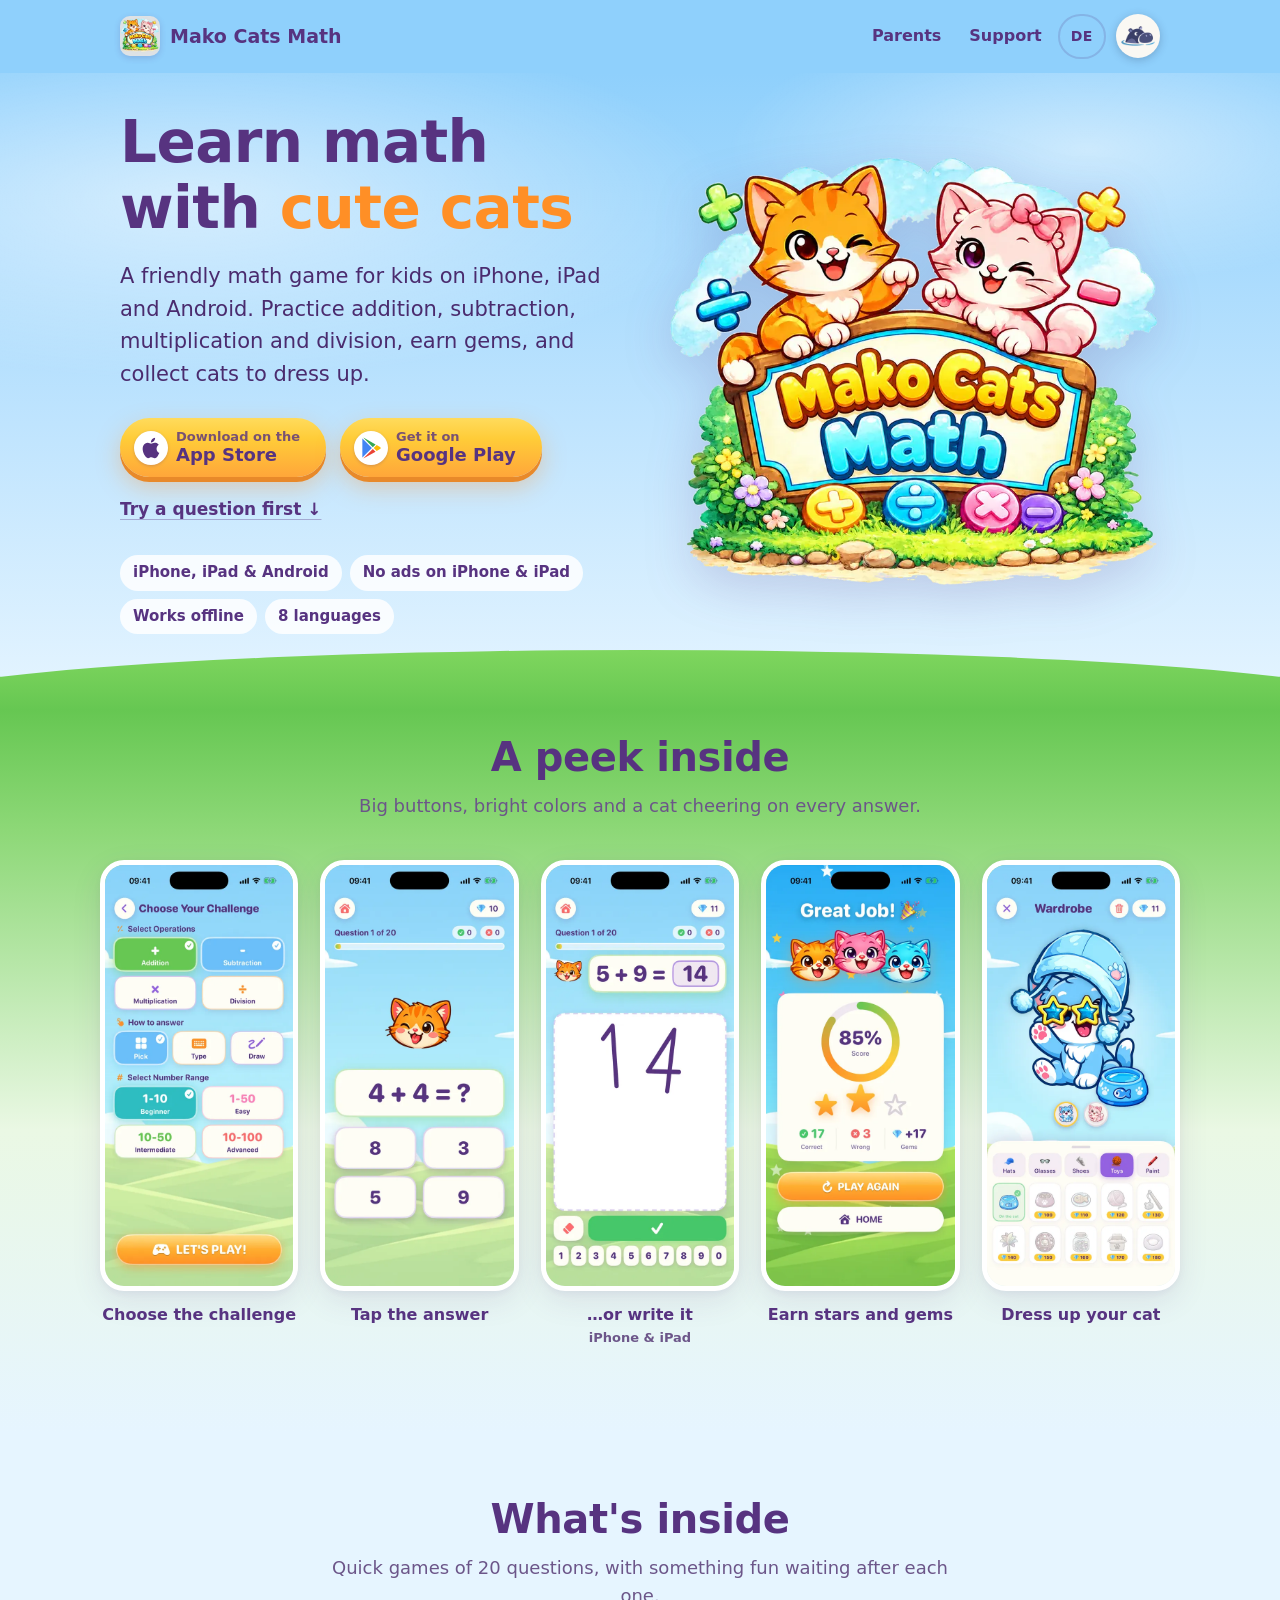
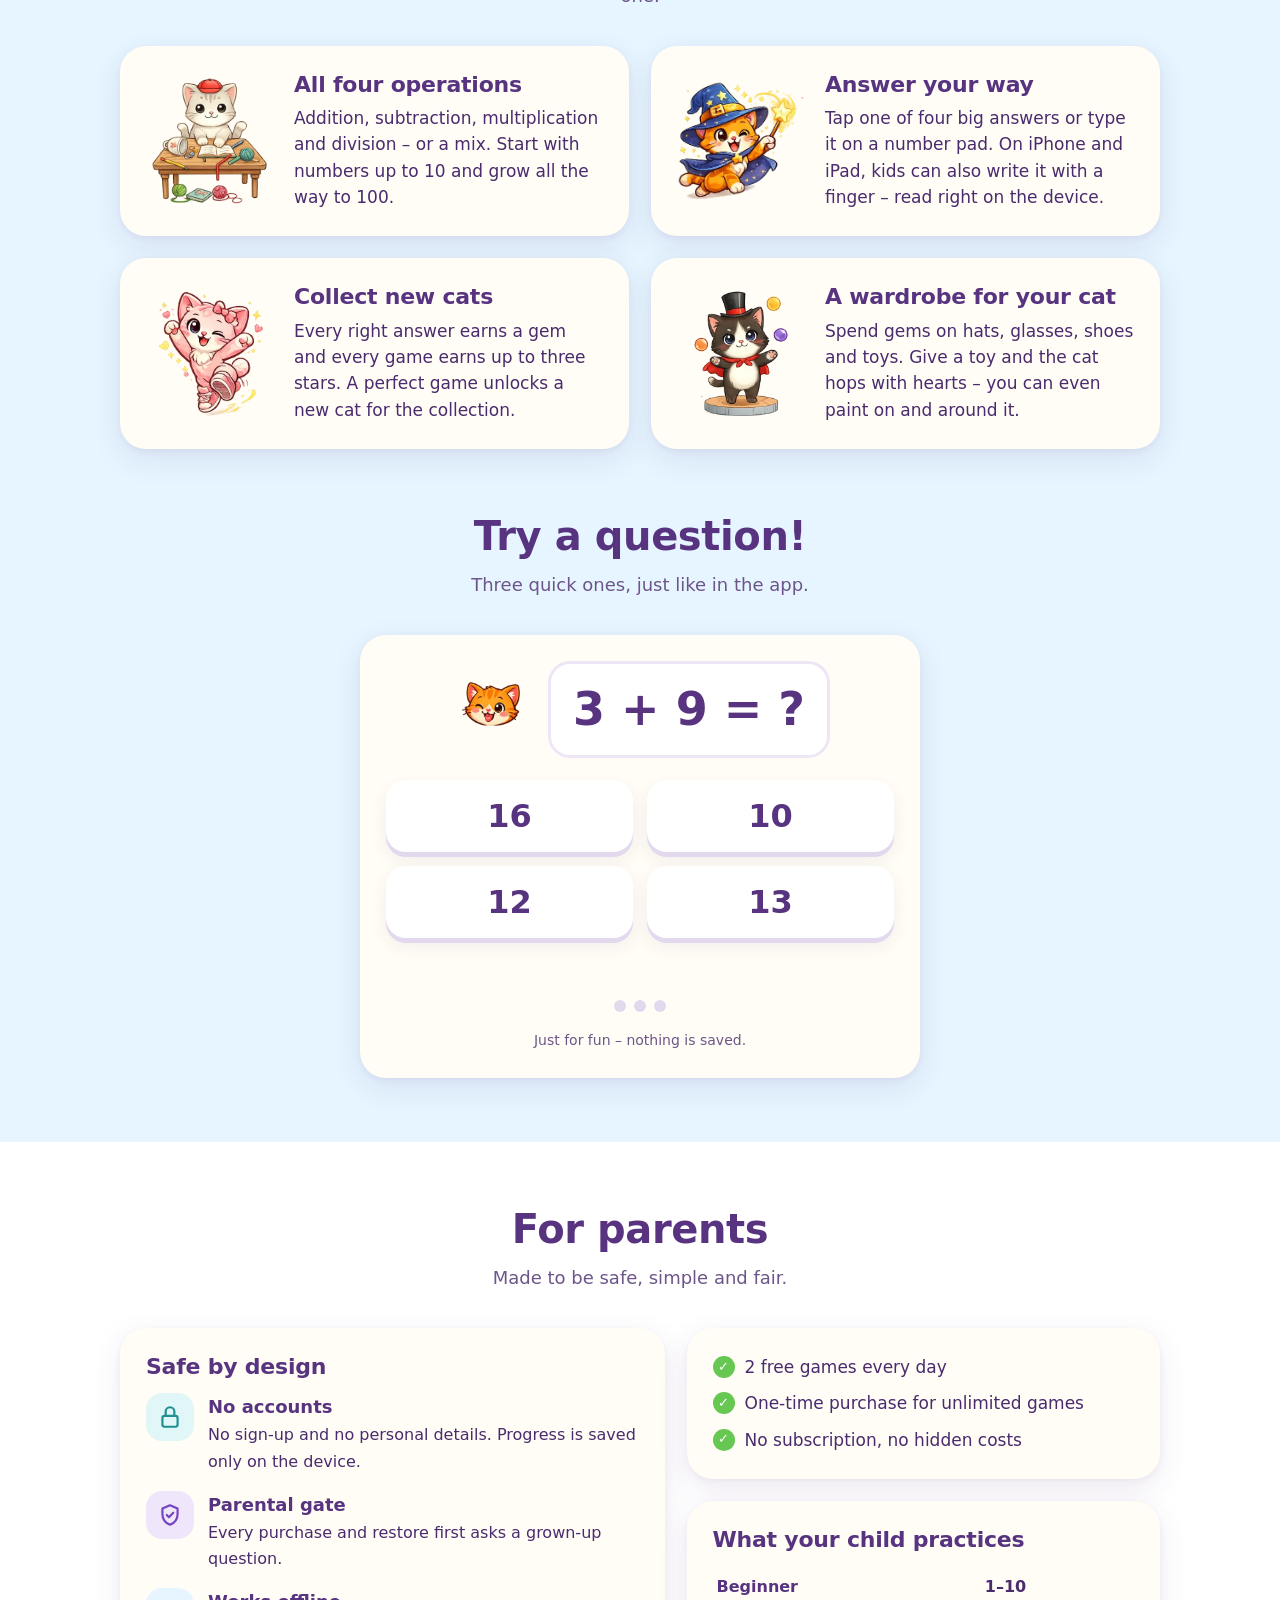
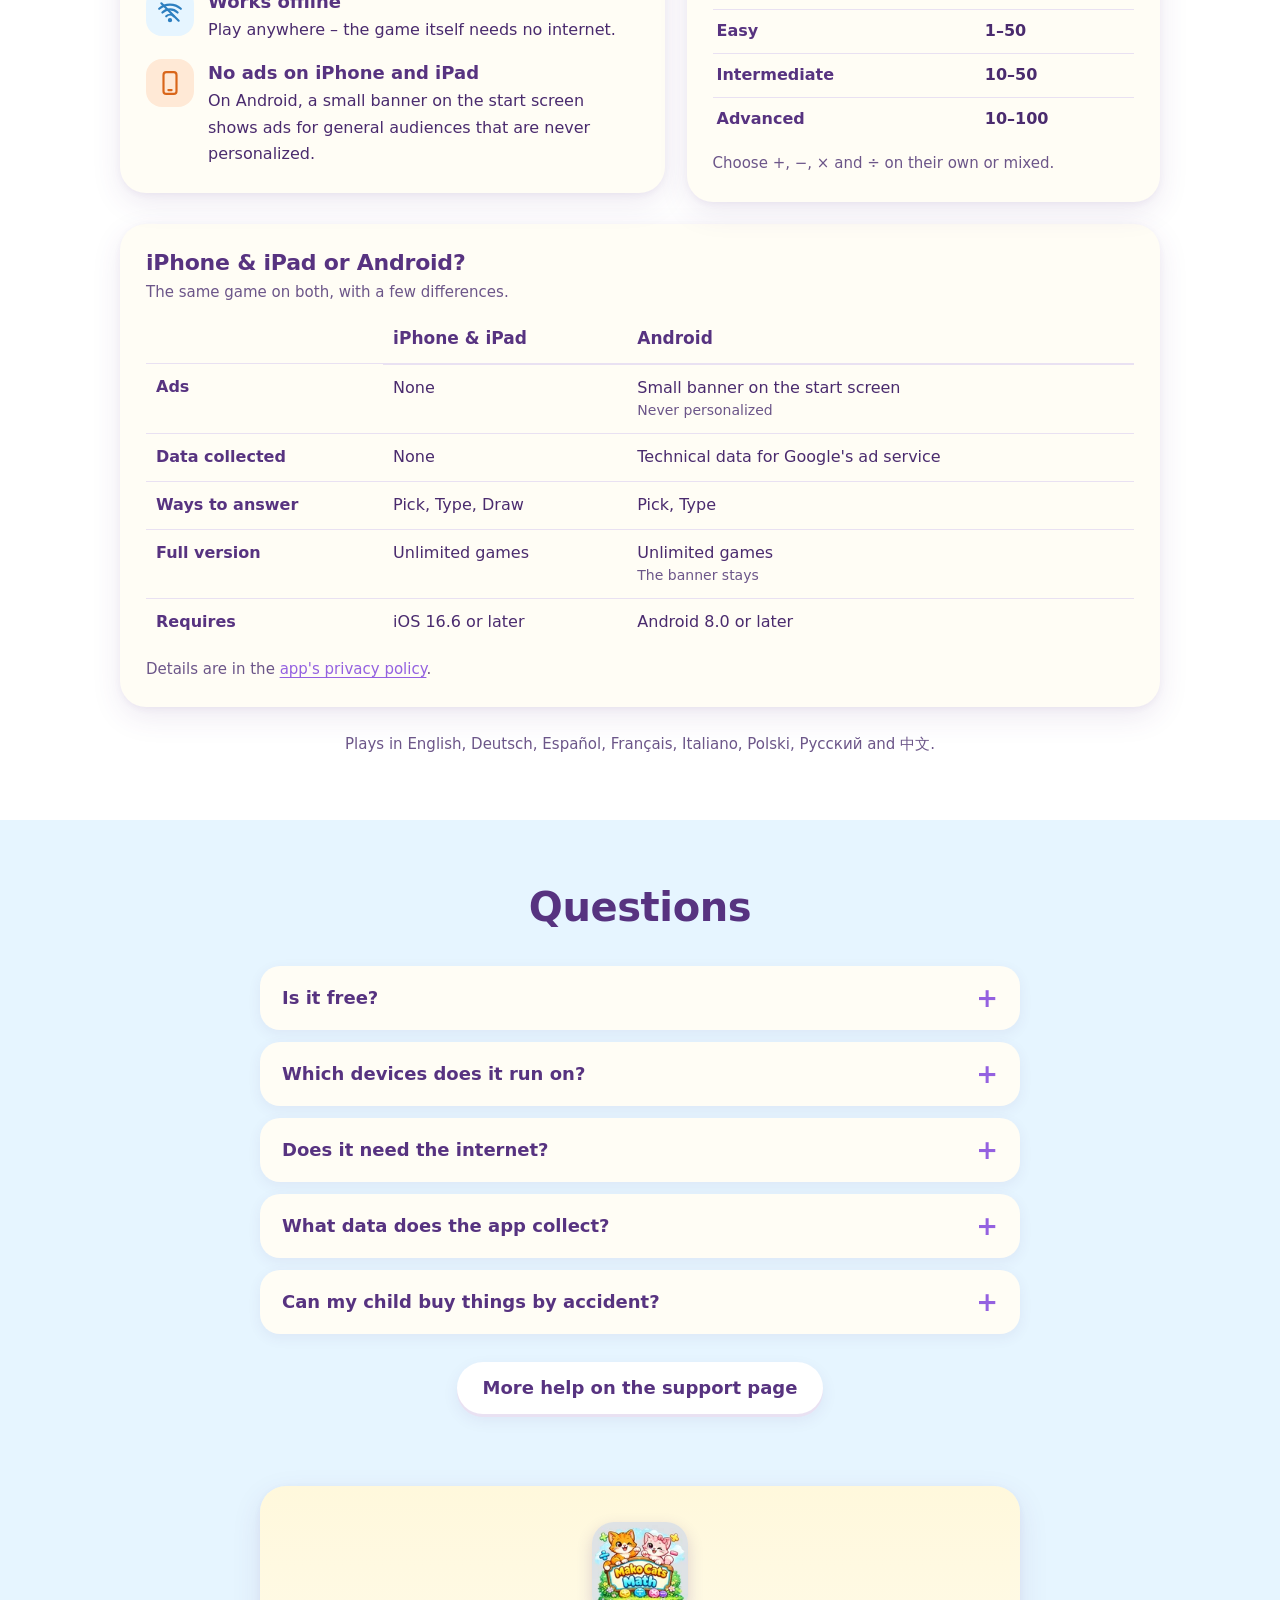
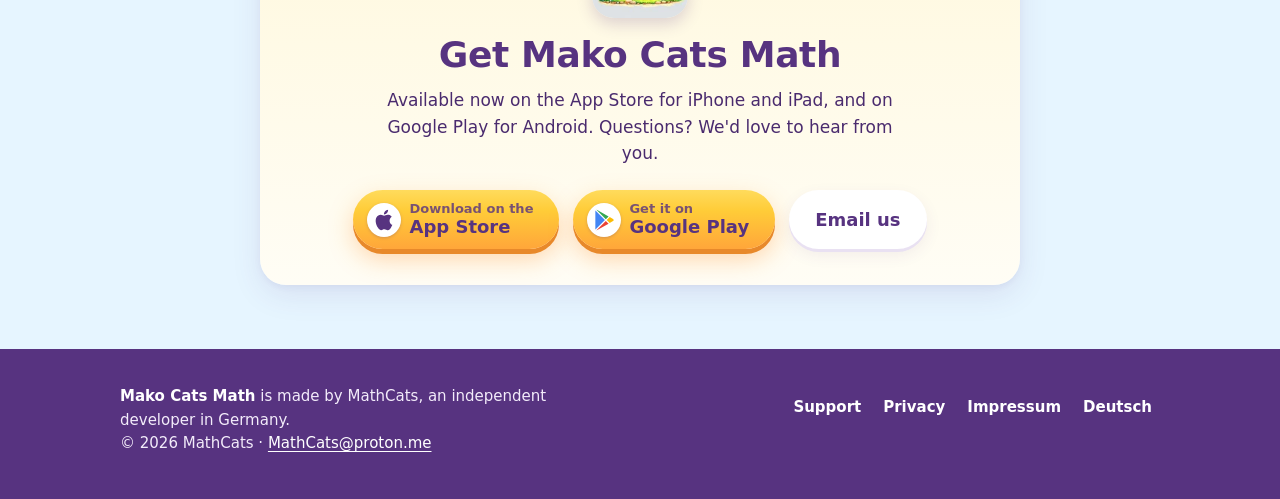
<file: index.html>
<!DOCTYPE html>
<html lang="en">
<head>
<!--
  ============================================================
   MAKO CATS MATH – HOME PAGE (English)
   The German page is de/index.html – change both when you edit.
  ============================================================
   HOW TO EDIT THE WORDS
   Every bit of text you may want to change is marked with a
   comment saying EDIT and a number. Search for  EDIT  to jump
   from one to the next.

   Safe to change: the words between  >  and  <  .
   Leave alone: the tags in angle brackets and the class="…" parts.
   Colours and layout live in assets/site.css, not here.

   Nothing to build: save the file and the change is live after
   it is uploaded (GitHub Pages takes about a minute).
  ============================================================
-->
<meta charset="utf-8">
<meta name="viewport" content="width=device-width, initial-scale=1">
<!-- EDIT 1 – browser tab title and the Google search snippet -->
<title>Mako Cats Math – Learn math with cute cats</title>
<meta name="description" content="A friendly math game for kids on iPhone, iPad and Android. Practice addition, subtraction, multiplication and division, earn gems and collect cats.">
<meta name="color-scheme" content="light">
<meta name="theme-color" content="#8FD0FC">
<link rel="canonical" href="https://makohippo.com/MakoCatsMath/">
<link rel="alternate" hreflang="en" href="https://makohippo.com/MakoCatsMath/">
<link rel="alternate" hreflang="de" href="https://makohippo.com/MakoCatsMath/de/">
<link rel="alternate" hreflang="x-default" href="https://makohippo.com/MakoCatsMath/">
<!-- Link preview when the address is shared in WhatsApp, iMessage, TikTok … -->
<meta property="og:type" content="website">
<meta property="og:site_name" content="Mako Cats Math">
<meta property="og:title" content="Mako Cats Math – Learn math with cute cats">
<meta property="og:description" content="A friendly math game for kids on iPhone, iPad and Android.">
<meta property="og:url" content="https://makohippo.com/MakoCatsMath/">
<meta property="og:image" content="https://makohippo.com/MakoCatsMath/og-image.jpg">
<meta property="og:image:width" content="1200">
<meta property="og:image:height" content="630">
<meta property="og:image:alt" content="Two cartoon cats on a sign that reads Mako Cats Math">
<meta property="og:locale" content="en_US">
<meta property="og:locale:alternate" content="de_DE">
<meta name="twitter:card" content="summary_large_image">
<!-- Safari on iPhone shows an "Open / Get" bar for the app at the top -->
<meta name="apple-itunes-app" content="app-id=6758961622">
<link rel="icon" type="image/png" href="favicon.png">
<link rel="apple-touch-icon" href="apple-touch-icon.png">
<link rel="preload" as="image" href="assets/img/logo-720.webp" imagesrcset="assets/img/logo-480.webp 480w, assets/img/logo-720.webp 720w, assets/img/logo-960.webp 960w" imagesizes="(max-width: 860px) 250px, 500px">
<link rel="stylesheet" href="assets/site.css?v=3">
<script type="application/ld+json">
{
  "@context": "https://schema.org",
  "@type": "SoftwareApplication",
  "name": "Mako Cats Math",
  "operatingSystem": "iOS 16.6 or later, Android 8.0 or later",
  "applicationCategory": "EducationalApplication",
  "description": "A math game for kids: addition, subtraction, multiplication and division with cats to collect and dress up.",
  "image": "https://makohippo.com/MakoCatsMath/og-image.jpg",
  "url": "https://makohippo.com/MakoCatsMath/",
  "downloadUrl": ["https://apps.apple.com/de/app/mako-cats-math/id6758961622?l=en-GB", "https://play.google.com/store/apps/details?id=com.mathcats.mathcats"],
  "inLanguage": ["en", "de", "es", "fr", "it", "pl", "ru", "zh-Hans"],
  "publisher": { "@type": "Organization", "name": "MathCats", "email": "MathCats@proton.me" }
}
</script>
</head>
<body>
<a class="skip" href="#main">Skip to content</a>

<header class="site-header on-sky">
  <div class="wrap">
    <a class="brand" href="./" aria-label="Mako Cats Math home">
      <img src="assets/img/icon-128.webp" width="40" height="40" alt="">
      <span>Mako Cats Math</span>
    </a>
    <nav class="nav" aria-label="Main">
      <a class="hide-sm" href="#parents">Parents</a>
      <a href="support/">Support</a>
      <a class="lang" href="de/" hreflang="de" lang="de" aria-label="Deutsch">DE</a>
      <a class="studio" href="https://makohippo.com/" aria-label="makohippo – all games" title="makohippo – all games"><img src="assets/img/makohippo-hippo.webp" width="48" height="48" alt=""></a>
    </nav>
  </div>
</header>

<main id="main">

  <!-- ===================== TOP OF THE PAGE ===================== -->
  <div class="hero">
    <div class="wrap hero-grid">
      <div>
        <!-- EDIT 2 – the big headline. The words inside <span> are orange. -->
        <h1>Learn math with <span>cute cats</span></h1>
        <!-- EDIT 3 – the sentence under the headline -->
        <p class="lead">A friendly math game for kids on iPhone, iPad and Android. Practice addition, subtraction, multiplication and division, earn gems, and collect cats to dress up.</p>
        <div class="actions">
          <!-- EDIT 4 – store buttons -->
          <a class="btn btn-candy" href="https://apps.apple.com/de/app/mako-cats-math/id6758961622?l=en-GB"><svg class="store-logo" viewBox="-8 -8 40 40" aria-hidden="true" focusable="false"><circle cx="12" cy="12" r="20" fill="#fff"/><path fill="currentColor" d="M12.152 6.896c-.948 0-2.415-1.078-3.96-1.04-2.04.027-3.91 1.183-4.961 3.014-2.117 3.675-.546 9.103 1.519 12.09 1.013 1.454 2.208 3.09 3.792 3.039 1.52-.065 2.09-.987 3.935-.987 1.831 0 2.35.987 3.96.948 1.637-.026 2.676-1.48 3.676-2.948 1.156-1.688 1.636-3.325 1.662-3.415-.039-.013-3.182-1.221-3.22-4.857-.026-3.04 2.48-4.494 2.597-4.559-1.429-2.09-3.623-2.324-4.39-2.376-2-.156-3.675 1.09-4.61 1.09zM15.53 3.83c.843-1.012 1.4-2.427 1.245-3.83-1.207.052-2.662.805-3.532 1.818-.78.896-1.454 2.338-1.273 3.714 1.338.104 2.715-.688 3.559-1.701"/></svg><span class="stack"><small>Download on the</small>App Store</span></a>
          <a class="btn btn-candy" href="https://play.google.com/store/apps/details?id=com.mathcats.mathcats"><svg class="store-logo" viewBox="-8 -8 40 40" aria-hidden="true" focusable="false"><circle cx="12" cy="12" r="20" fill="#fff"/><g transform="translate(.6 0)"><path fill="#4285F4" d="M1.337.924a1.486 1.486 0 0 0-.112.568v21.017c0 .217.045.419.124.6l11.155-11.087L1.337.924z"/><path fill="#34A853" d="M13.544 10.989l3.258-3.238L3.45.195a1.466 1.466 0 0 0-.946-.179l11.04 10.973z"/><path fill="#EA4335" d="M13.544 13.056l-11 10.933c.298.036.612-.016.906-.183l13.324-7.54-3.23-3.21z"/><path fill="#FBBC04" d="M22.018 13.298l-3.919 2.218-3.515-3.493 3.543-3.521 3.891 2.202a1.49 1.49 0 0 1 0 2.594z"/></g></svg><span class="stack"><small>Get it on</small>Google Play</span></a>
        </div>
        <a class="text-link" href="#try">Try a question first ↓</a>
        <!-- EDIT 5 – the little labels under the buttons -->
        <ul class="chips" aria-label="At a glance">
          <li>iPhone, iPad &amp; Android</li>
          <li>No ads on iPhone &amp; iPad</li>
          <li>Works offline</li>
          <li>8 languages</li>
        </ul>
      </div>
      <div class="hero-art">
        <img src="assets/img/logo-720.webp"
             srcset="assets/img/logo-480.webp 480w, assets/img/logo-720.webp 720w, assets/img/logo-960.webp 960w"
             sizes="(max-width: 860px) 250px, 500px"
             width="960" height="845" fetchpriority="high"
             alt="An orange cat and a pink cat waving over a sign that reads Mako Cats Math, with plus, minus, times and divide coins">
      </div>
    </div>
  </div>

  <!-- ===================== SCREENSHOTS ===================== -->
  <section class="green" aria-labelledby="peek">
    <div class="wrap section-head">
      <!-- EDIT 6 – screenshots heading -->
      <h2 id="peek">A peek inside</h2>
      <p>Big buttons, bright colors and a cat cheering on every answer.</p>
    </div>
    <ul class="shots" tabindex="0" aria-label="Screenshots from the app">
      <li><figure>
        <img src="assets/img/shots/settings.webp" width="540" height="1174" loading="lazy" decoding="async"
             alt="Choose Your Challenge screen: addition, subtraction, multiplication and division, how to answer (Pick, Type, Draw) and four number ranges">
        <figcaption>Choose the challenge</figcaption>
      </figure></li>
      <li><figure>
        <img src="assets/img/shots/game-pick.webp" width="540" height="1174" loading="lazy" decoding="async"
             alt="A question, 4 + 4, with four big answer buttons and a smiling cat">
        <figcaption>Tap the answer</figcaption>
      </figure></li>
      <li><figure>
        <img src="assets/img/shots/game-draw.webp" width="540" height="1174" loading="lazy" decoding="async"
             alt="Draw mode: the number 14 written by finger on a drawing pad, filled in as the answer to 5 + 9">
        <figcaption>…or write it<small>iPhone &amp; iPad</small></figcaption>
      </figure></li>
      <li><figure>
        <img src="assets/img/shots/results.webp" width="540" height="1174" loading="lazy" decoding="async"
             alt="Results screen saying Great Job, with a score ring, two of three stars and gems won">
        <figcaption>Earn stars and gems</figcaption>
      </figure></li>
      <li><figure>
        <img src="assets/img/shots/wardrobe-toy.webp" width="540" height="1174" loading="lazy" decoding="async"
             alt="Wardrobe: a blue cat wearing a woolly hat and star glasses, with a fish bowl toy">
        <figcaption>Dress up your cat</figcaption>
      </figure></li>
    </ul>
  </section>

  <!-- ===================== FEATURES ===================== -->
  <section aria-labelledby="inside">
    <div class="wrap">
      <div class="section-head">
        <!-- EDIT 7 – feature cards -->
        <h2 id="inside">What's inside</h2>
        <p>Quick games of 20 questions, with something fun waiting after each one.</p>
      </div>
      <div class="features">
        <article class="card feature">
          <img src="assets/img/cat-collectible-10.webp" width="300" height="326" loading="lazy" alt="">
          <div>
            <h3>All four operations</h3>
            <p>Addition, subtraction, multiplication and division – or a mix. Start with numbers up to 10 and grow all the way to 100.</p>
          </div>
        </article>
        <article class="card feature">
          <img src="assets/img/cat-collectible-1.webp" width="300" height="281" loading="lazy" alt="">
          <div>
            <h3>Answer your way</h3>
            <p>Tap one of four big answers or type it on a number pad. On iPhone and iPad, kids can also write it with a finger – read right on the device.</p>
          </div>
        </article>
        <article class="card feature">
          <img src="assets/img/cat-collectible-3.webp" width="300" height="352" loading="lazy" alt="">
          <div>
            <h3>Collect new cats</h3>
            <p>Every right answer earns a gem and every game earns up to three stars. A perfect game unlocks a new cat for the collection.</p>
          </div>
        </article>
        <article class="card feature">
          <img src="assets/img/cat-collectible-7.webp" width="300" height="400" loading="lazy" alt="">
          <div>
            <h3>A wardrobe for your cat</h3>
            <p>Spend gems on hats, glasses, shoes and toys. Give a toy and the cat hops with hearts – you can even paint on and around it.</p>
          </div>
        </article>
      </div>
    </div>
  </section>

  <!-- ===================== TRY A QUESTION ===================== -->
  <section id="try" aria-labelledby="try-title" style="padding-top: 0;">
    <div class="wrap">
      <div class="section-head">
        <h2 id="try-title">Try a question!</h2>
        <p>Three quick ones, just like in the app.</p>
      </div>
      <!-- EDIT 8 – mini game words. data-right holds three cheers, split by | -->
      <div class="card try" id="try-game"
           data-wrong="Not quite – try again!"
           data-right="Yes! Great job!|Purr-fect!|You got it!"
           data-say="plus|minus|times|equals what?">
        <div class="try-play">
          <div class="try-top">
            <img class="try-cat" src="assets/img/cat4.webp" width="240" height="240" loading="lazy" alt="">
            <div class="question" role="heading" aria-level="3">5 + 3 = ?</div>
          </div>
          <div class="answers" aria-label="Answers">
            <noscript><p>Turn on JavaScript to play.</p></noscript>
          </div>
          <p class="feedback" aria-live="polite"></p>
          <div class="dots" aria-hidden="true"><span></span><span></span><span></span></div>
        </div>
        <div class="try-done" hidden>
          <h3 tabindex="-1">All 3 solved – purr-fect!</h3>
          <p>In the app there are lots more questions, plus gems to win and cats to collect.</p>
          <button class="btn btn-candy try-again" type="button">Play again</button>
        </div>
        <p class="try-note">Just for fun – nothing is saved.</p>
      </div>
    </div>
  </section>

  <!-- ===================== FOR PARENTS ===================== -->
  <section id="parents" aria-labelledby="parents-title" style="background: #fff;">
    <div class="wrap">
      <div class="section-head">
        <!-- EDIT 9 – "For parents" section -->
        <h2 id="parents-title">For parents</h2>
        <p>Made to be safe, simple and fair.</p>
      </div>
      <div class="parents">
        <div class="card">
          <h3>Safe by design</h3>
          <ul class="safe">
            <li><span class="ic b" aria-hidden="true"><svg viewBox="0 0 24 24"><rect x="5" y="11" width="14" height="10" rx="2"/><path d="M8 11V7a4 4 0 0 1 8 0v4"/></svg></span>
              <div><strong>No accounts</strong><span class="txt">No sign-up and no personal details. Progress is saved only on the device.</span></div></li>
            <li><span class="ic c" aria-hidden="true"><svg viewBox="0 0 24 24"><path d="M12 3l7 3v5c0 4.6-3 8.4-7 10-4-1.6-7-5.4-7-10V6z"/><path d="M9 12l2 2 4-4"/></svg></span>
              <div><strong>Parental gate</strong><span class="txt">Every purchase and restore first asks a grown-up question.</span></div></li>
            <li><span class="ic d" aria-hidden="true"><svg viewBox="0 0 24 24"><path d="M2 9a15 15 0 0 1 20 0"/><path d="M5 12.5a10 10 0 0 1 14 0"/><path d="M8.5 16a5 5 0 0 1 7 0"/><circle cx="12" cy="19.5" r="1"/><path d="M4 4l16 16"/></svg></span>
              <div><strong>Works offline</strong><span class="txt">Play anywhere – the game itself needs no internet.</span></div></li>
            <li><span class="ic a" aria-hidden="true"><svg viewBox="0 0 24 24"><rect x="6" y="2" width="12" height="20" rx="2.5"/><path d="M10.5 18.5h3"/></svg></span>
              <div><strong>No ads on iPhone and iPad</strong><span class="txt">On Android, a small banner on the start screen shows ads for general audiences that are never personalized.</span></div></li>
          </ul>
        </div>
        <div class="stack">
          <div class="card">
            <!-- EDIT 10 – price model. Never put a price here: the stores show it in each country's currency. -->
            <ul class="ticks">
              <li>2 free games every day</li>
              <li>One-time purchase for unlimited games</li>
              <li>No subscription, no hidden costs</li>
            </ul>
          </div>
          <div class="card">
            <h3>What your child practices</h3>
            <table class="levels">
              <caption class="small" style="caption-side: bottom; text-align: left;">Choose +, −, × and ÷ on their own or mixed.</caption>
              <tbody>
                <tr><th scope="row">Beginner</th><td>1–10</td></tr>
                <tr><th scope="row">Easy</th><td>1–50</td></tr>
                <tr><th scope="row">Intermediate</th><td>10–50</td></tr>
                <tr><th scope="row">Advanced</th><td>10–100</td></tr>
              </tbody>
            </table>
          </div>
        </div>
      </div>

      <!-- EDIT 11 – the iPhone/iPad and Android comparison -->
      <div class="card compare">
        <h3>iPhone &amp; iPad or Android?</h3>
        <p class="small" style="margin: 0 0 10px;">The same game on both, with a few differences.</p>
        <table class="plat">
          <thead>
            <tr><td></td><th scope="col">iPhone &amp; iPad</th><th scope="col">Android</th></tr>
          </thead>
          <tbody>
            <tr><th scope="row">Ads</th><td>None</td><td>Small banner on the start screen<small>Never personalized</small></td></tr>
            <tr><th scope="row">Data collected</th><td>None</td><td>Technical data for Google's ad service</td></tr>
            <tr><th scope="row">Ways to answer</th><td>Pick, Type, Draw</td><td>Pick, Type</td></tr>
            <tr><th scope="row">Full version</th><td>Unlimited games</td><td>Unlimited games<small>The banner stays</small></td></tr>
            <tr><th scope="row">Requires</th><td>iOS 16.6 or later</td><td>Android 8.0 or later</td></tr>
          </tbody>
        </table>
        <p class="small">Details are in the <a href="https://makohippo.com/MakoCatsMath-privacy/privacy-policy.html">app's privacy policy</a>.</p>
      </div>
      <p class="small" style="text-align: center; margin-top: 26px;">Plays in English, Deutsch, Español, Français, Italiano, Polski, Русский and 中文.</p>
    </div>
  </section>

  <!-- ===================== QUESTIONS ===================== -->
  <section aria-labelledby="faq-title">
    <div class="wrap">
      <div class="section-head">
        <h2 id="faq-title">Questions</h2>
      </div>
      <!-- EDIT 12 – short questions and answers. The full list is on the support page. -->
      <div class="faq">
        <details>
          <summary>Is it free?</summary>
          <div class="ans"><p>Every device gets 2 free games each day. A one-time purchase unlocks unlimited games – there's no subscription. The Android version also shows a small ad banner on the start screen.</p></div>
        </details>
        <details>
          <summary>Which devices does it run on?</summary>
          <div class="ans"><p>iPhone and iPad with iOS 16.6 or later (on the App Store), and Android devices with Android 8.0 or later (on Google Play).</p></div>
        </details>
        <details>
          <summary>Does it need the internet?</summary>
          <div class="ans"><p>No. The game works offline. Internet is only needed for purchases, and on Android for the ad banner.</p></div>
        </details>
        <details>
          <summary>What data does the app collect?</summary>
          <div class="ans"><p>On iPhone and iPad: none. There are no accounts, and progress is saved only on the device. On Android, Google's ad service receives technical data, such as the IP address, to show ads that are never personalized. Read the <a href="https://makohippo.com/MakoCatsMath-privacy/privacy-policy.html">app's privacy policy</a>.</p></div>
        </details>
        <details>
          <summary>Can my child buy things by accident?</summary>
          <div class="ans"><p>Every purchase and restore first shows a parental gate with a question for a grown-up, and it can't be turned off. Apple's Screen Time and Ask to Buy, and Google Play's parental controls, work too.</p></div>
        </details>
      </div>
      <p class="more"><a class="btn btn-soft" href="support/">More help on the support page</a></p>
    </div>
  </section>

  <!-- ===================== CLOSING ===================== -->
  <section class="cta" style="padding-top: 8px;" aria-labelledby="cta-title">
    <div class="wrap">
      <div class="card">
        <img src="assets/img/icon-128.webp" width="96" height="96" loading="lazy" alt="">
        <!-- EDIT 13 – closing box -->
        <h2 id="cta-title">Get Mako Cats Math</h2>
        <p>Available now on the App Store for iPhone and iPad, and on Google Play for Android. Questions? We'd love to hear from you.</p>
        <div class="actions" style="display: flex; flex-wrap: wrap; gap: 14px; justify-content: center;">
          <a class="btn btn-candy" href="https://apps.apple.com/de/app/mako-cats-math/id6758961622?l=en-GB"><svg class="store-logo" viewBox="-8 -8 40 40" aria-hidden="true" focusable="false"><circle cx="12" cy="12" r="20" fill="#fff"/><path fill="currentColor" d="M12.152 6.896c-.948 0-2.415-1.078-3.96-1.04-2.04.027-3.91 1.183-4.961 3.014-2.117 3.675-.546 9.103 1.519 12.09 1.013 1.454 2.208 3.09 3.792 3.039 1.52-.065 2.09-.987 3.935-.987 1.831 0 2.35.987 3.96.948 1.637-.026 2.676-1.48 3.676-2.948 1.156-1.688 1.636-3.325 1.662-3.415-.039-.013-3.182-1.221-3.22-4.857-.026-3.04 2.48-4.494 2.597-4.559-1.429-2.09-3.623-2.324-4.39-2.376-2-.156-3.675 1.09-4.61 1.09zM15.53 3.83c.843-1.012 1.4-2.427 1.245-3.83-1.207.052-2.662.805-3.532 1.818-.78.896-1.454 2.338-1.273 3.714 1.338.104 2.715-.688 3.559-1.701"/></svg><span class="stack"><small>Download on the</small>App Store</span></a>
          <a class="btn btn-candy" href="https://play.google.com/store/apps/details?id=com.mathcats.mathcats"><svg class="store-logo" viewBox="-8 -8 40 40" aria-hidden="true" focusable="false"><circle cx="12" cy="12" r="20" fill="#fff"/><g transform="translate(.6 0)"><path fill="#4285F4" d="M1.337.924a1.486 1.486 0 0 0-.112.568v21.017c0 .217.045.419.124.6l11.155-11.087L1.337.924z"/><path fill="#34A853" d="M13.544 10.989l3.258-3.238L3.45.195a1.466 1.466 0 0 0-.946-.179l11.04 10.973z"/><path fill="#EA4335" d="M13.544 13.056l-11 10.933c.298.036.612-.016.906-.183l13.324-7.54-3.23-3.21z"/><path fill="#FBBC04" d="M22.018 13.298l-3.919 2.218-3.515-3.493 3.543-3.521 3.891 2.202a1.49 1.49 0 0 1 0 2.594z"/></g></svg><span class="stack"><small>Get it on</small>Google Play</span></a>
          <a class="btn btn-soft" href="mailto:MathCats@proton.me?subject=Mako%20Cats%20Math">Email us</a>
        </div>
      </div>
    </div>
  </section>

</main>

<footer class="site-footer">
  <div class="wrap foot">
    <p class="who"><strong>Mako Cats Math</strong> is made by MathCats, an independent developer in Germany.<br>© 2026 MathCats · <a href="mailto:MathCats@proton.me">MathCats@proton.me</a></p>
    <nav aria-label="Footer">
      <ul>
        <li><a href="support/">Support</a></li>
        <li><a href="privacy/">Privacy</a></li>
        <li><a href="https://makohippo.com/impressum/" lang="de">Impressum</a></li>
        <li><a href="de/" hreflang="de" lang="de">Deutsch</a></li>
      </ul>
    </nav>
  </div>
</footer>

<script src="assets/try.js" defer></script>
</body>
</html>
</file>
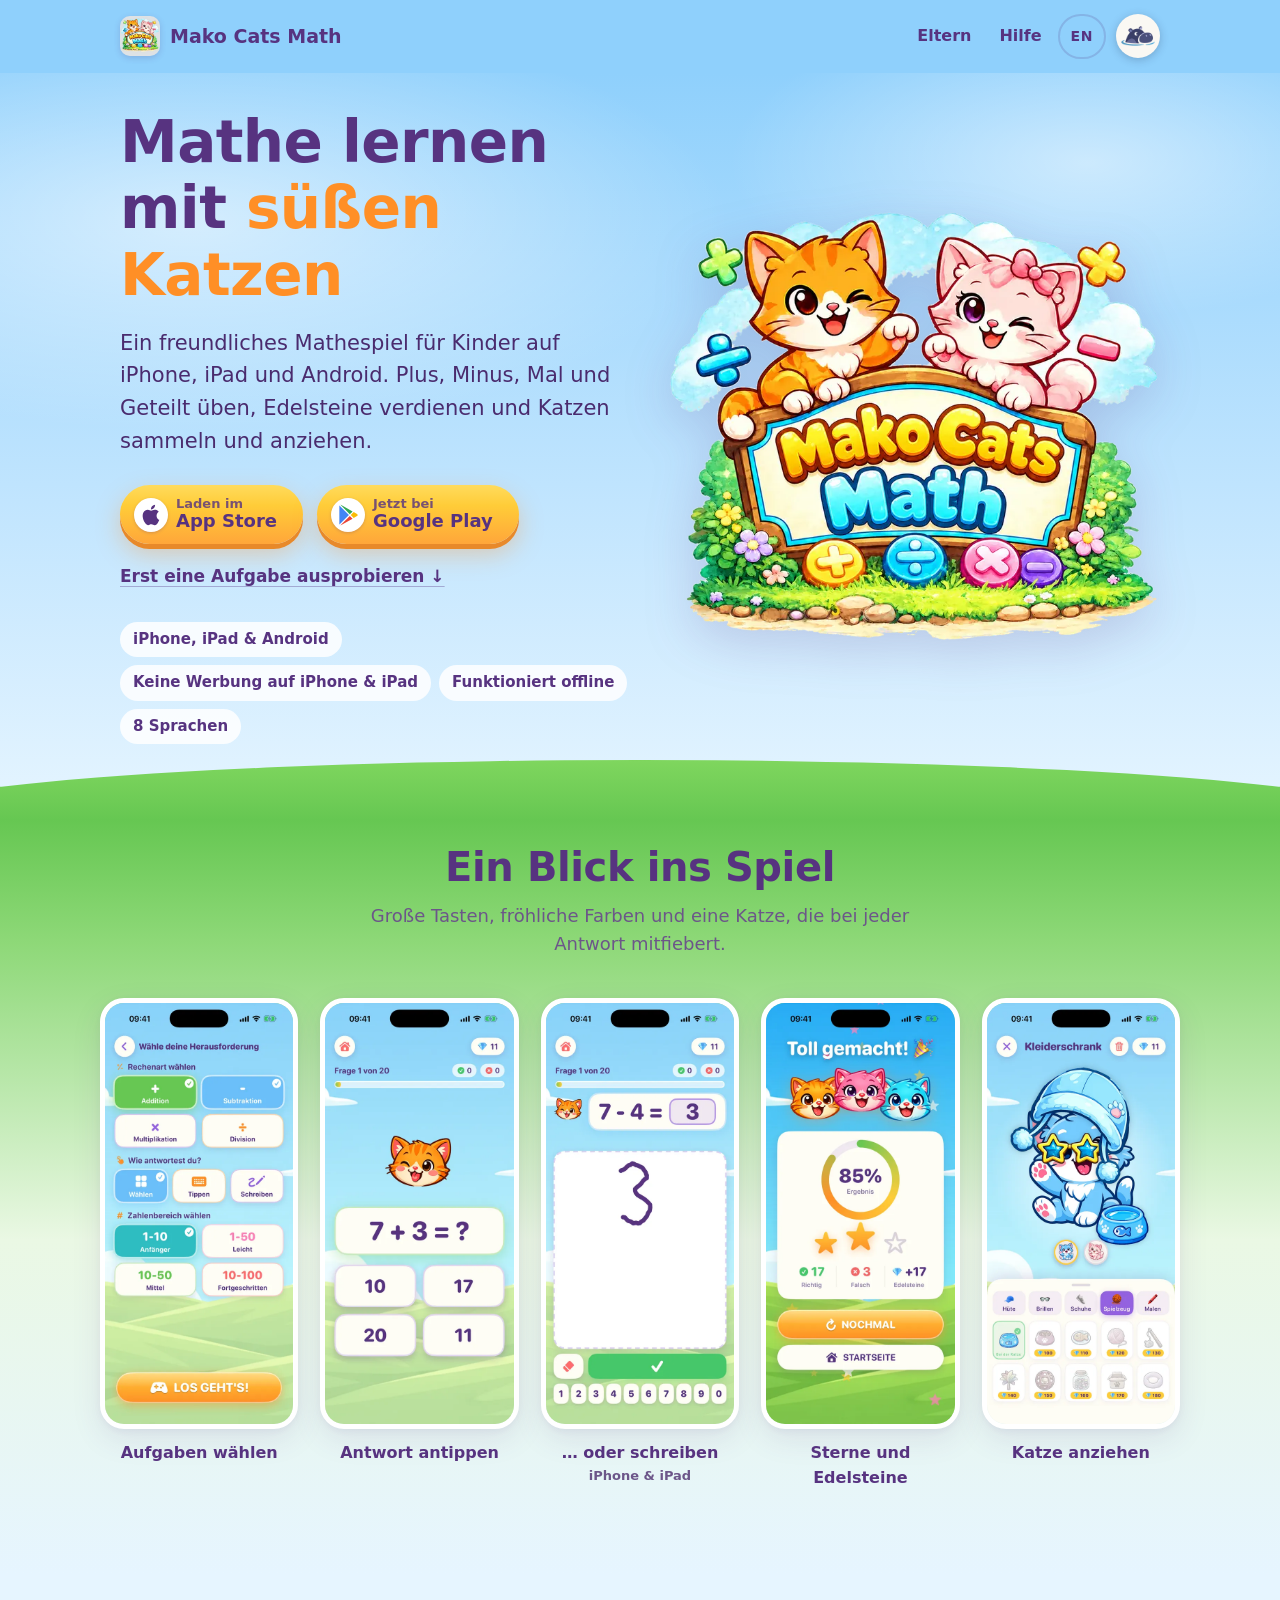
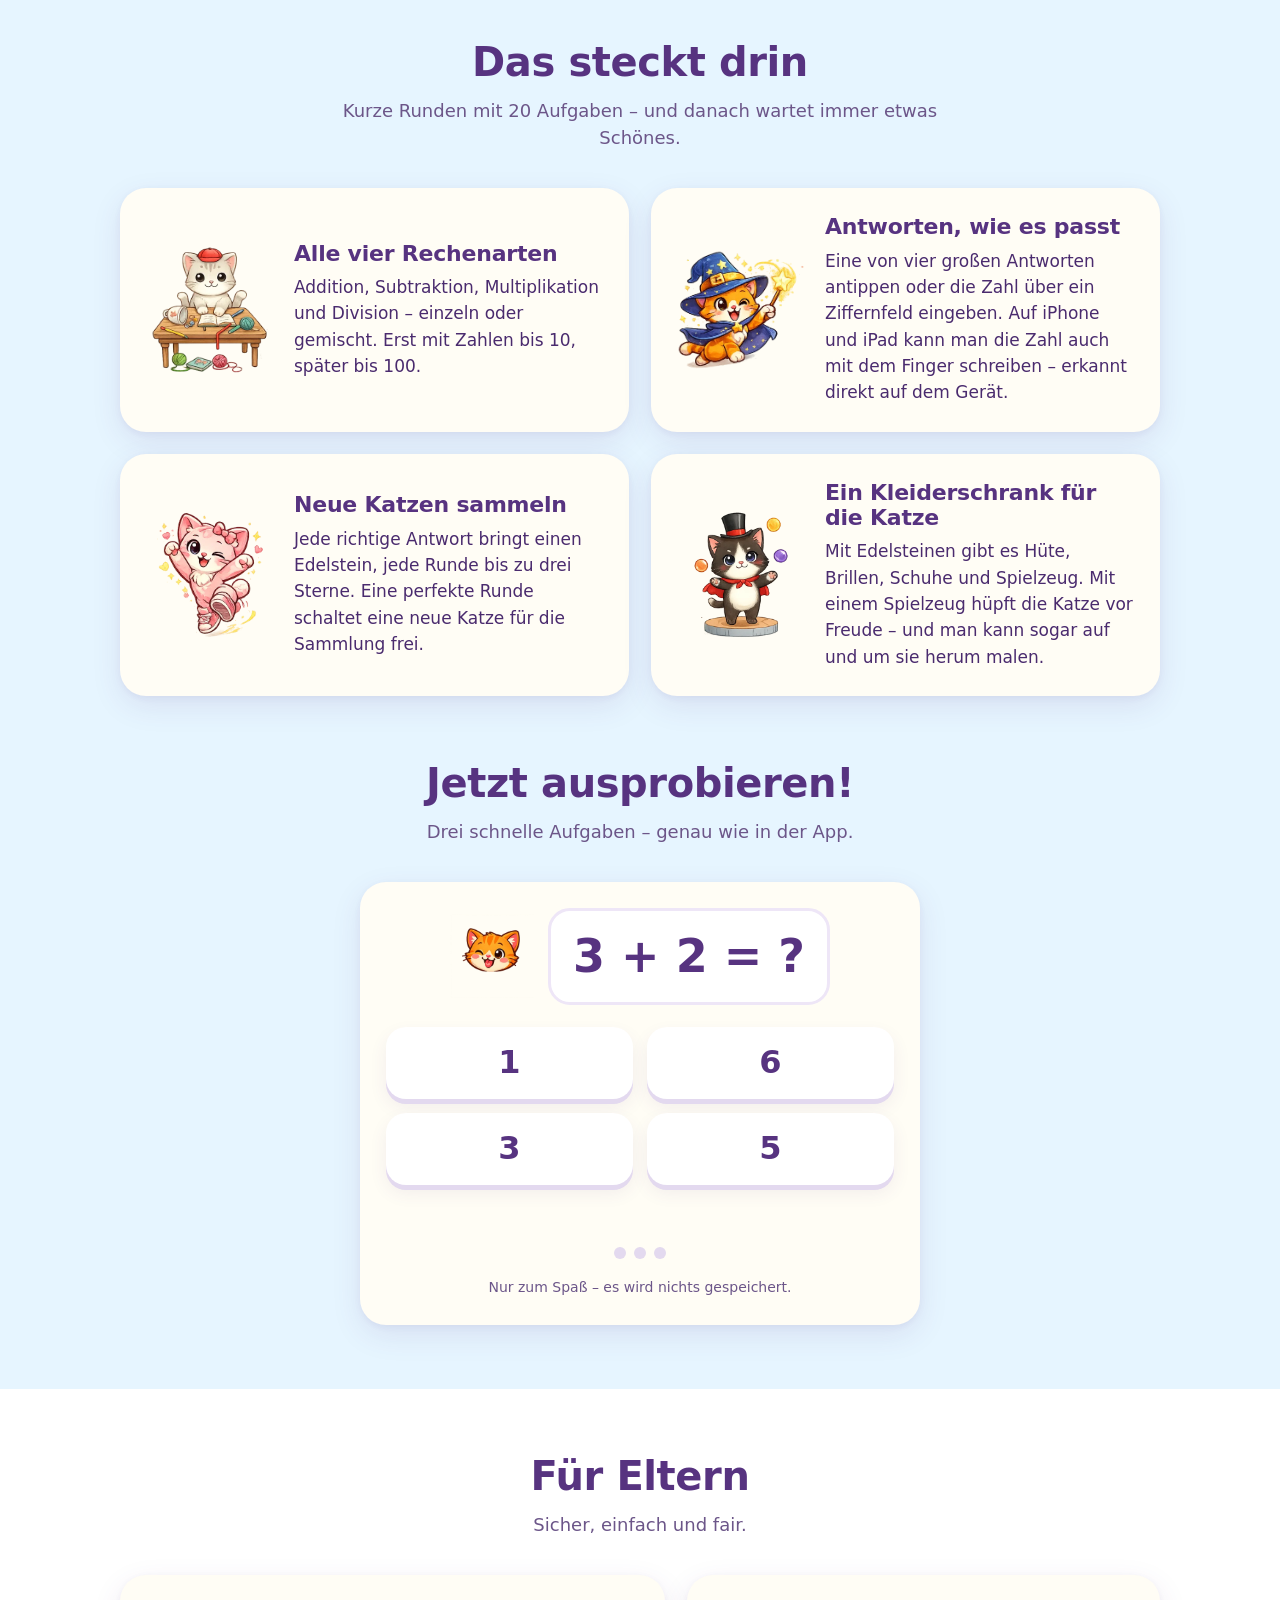
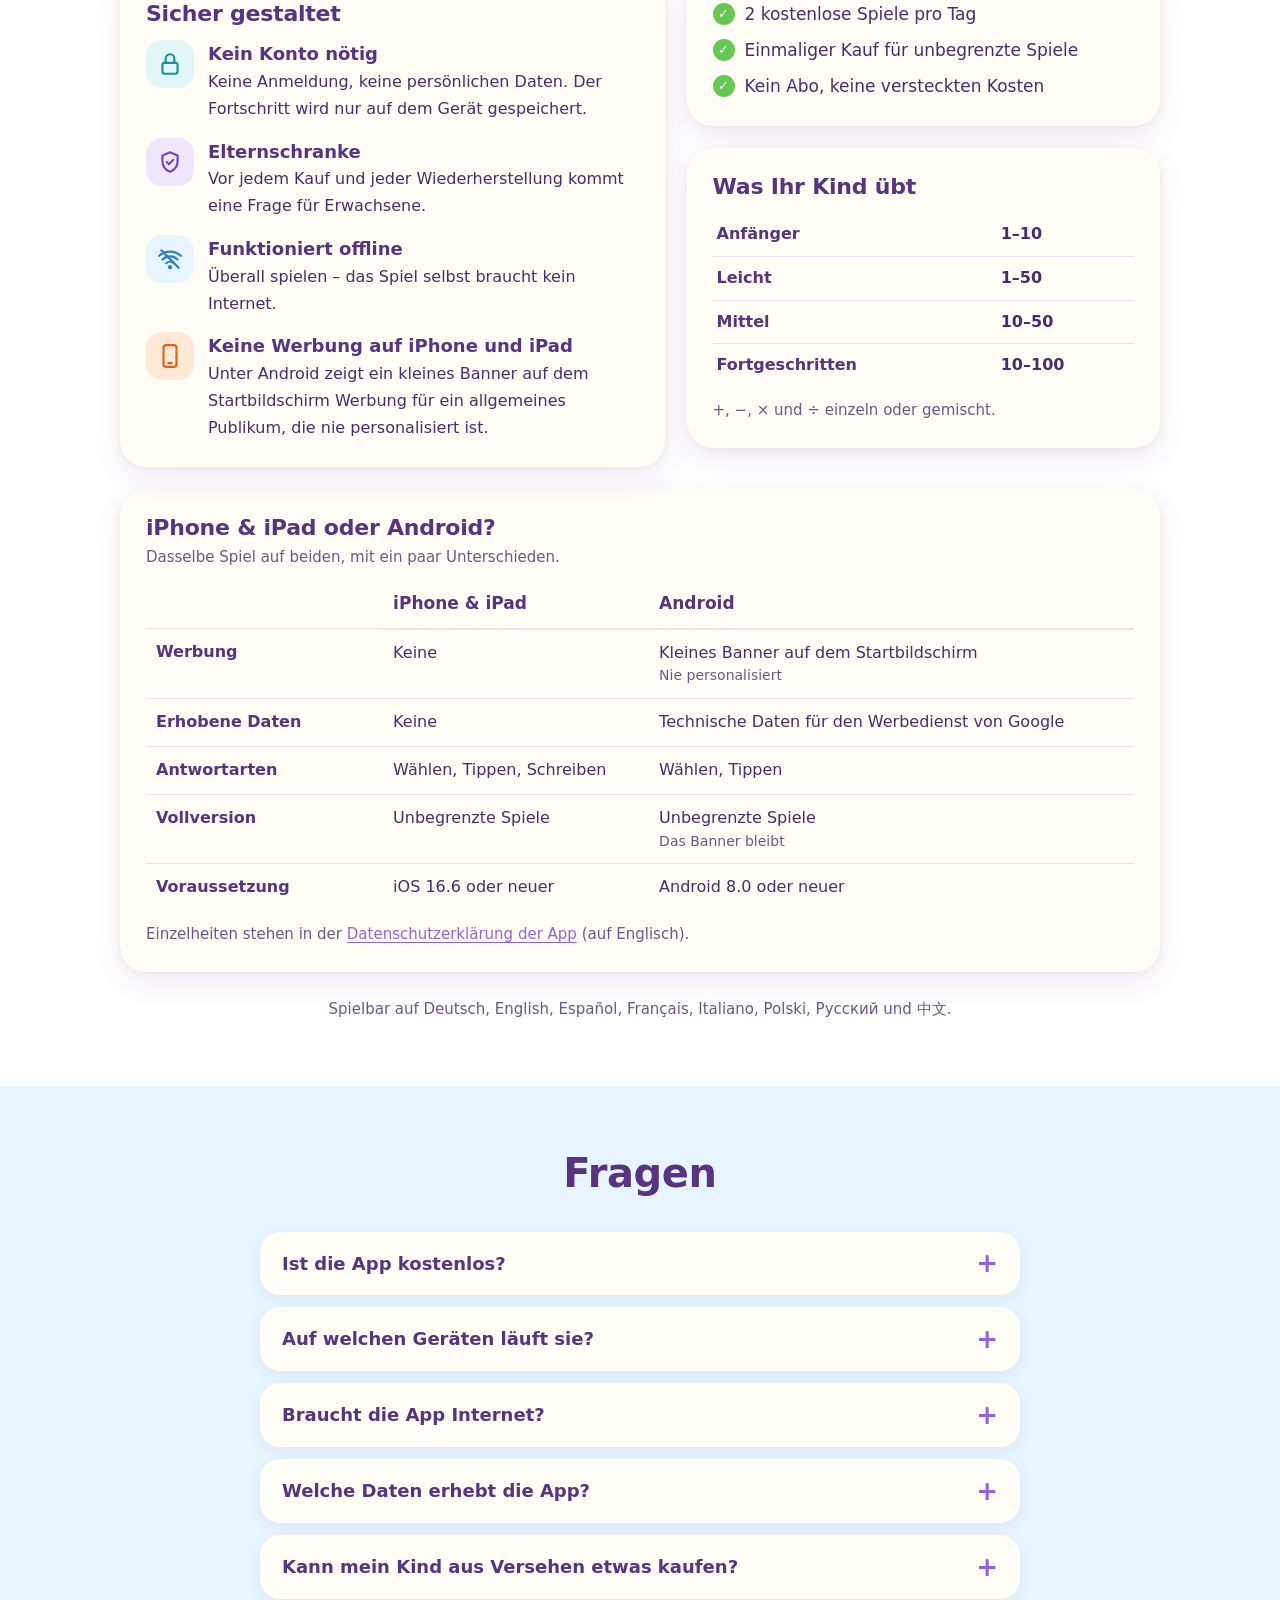
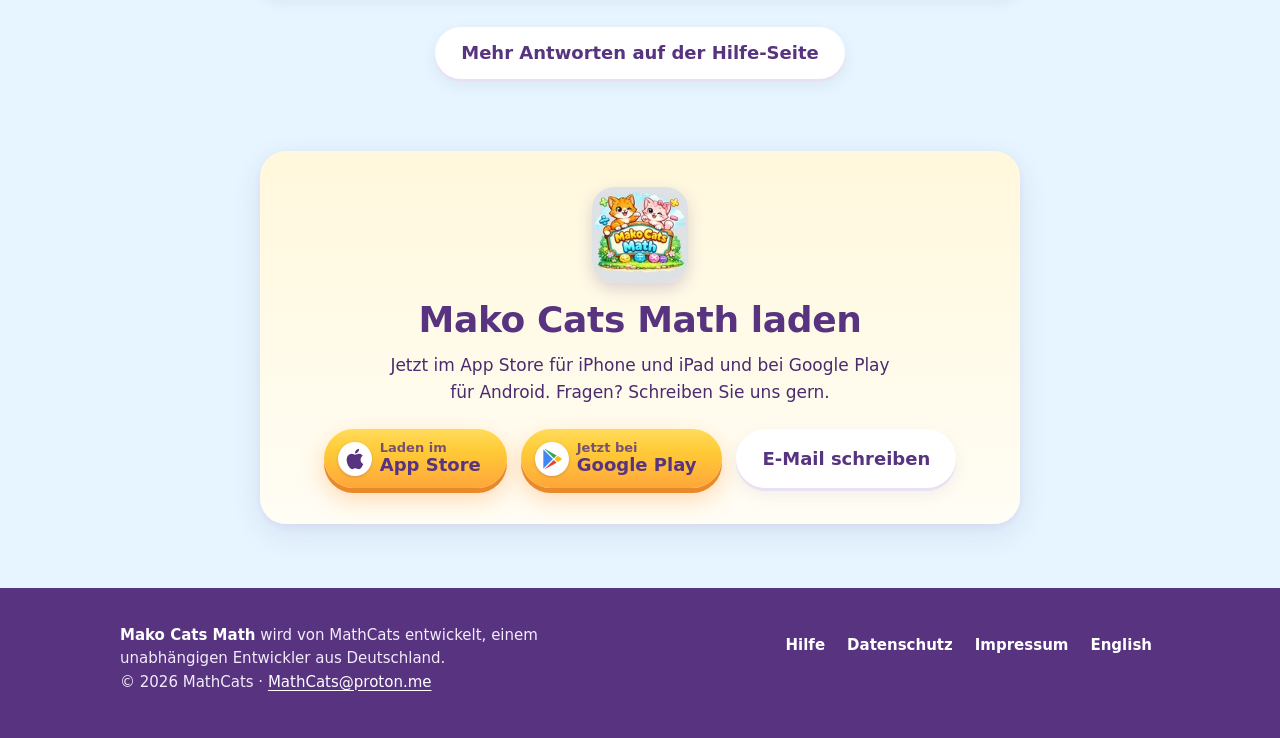
<file: de/index.html>
<!DOCTYPE html>
<html lang="de">
<head>
<!--
  ============================================================
   MAKO CATS MATH – STARTSEITE (Deutsch)
   Die englische Seite ist ../index.html – bitte beide ändern.
  ============================================================
   TEXTE ÄNDERN
   Jeder Text, den Sie ändern können, ist mit einem Kommentar
   EDIT und einer Nummer markiert. Suchen Sie nach  EDIT .

   Ändern: nur die Wörter zwischen  >  und  <  .
   Nicht ändern: die Tags in spitzen Klammern und class="…".
   Farben und Layout stehen in assets/site.css.
  ============================================================
-->
<meta charset="utf-8">
<meta name="viewport" content="width=device-width, initial-scale=1">
<!-- EDIT 1 – Titel im Browser-Tab und Text in der Google-Suche -->
<title>Mako Cats Math – Mathe lernen mit süßen Katzen</title>
<meta name="description" content="Ein freundliches Mathespiel für Kinder auf iPhone, iPad und Android. Plus, Minus, Mal und Geteilt üben, Edelsteine verdienen und Katzen sammeln.">
<meta name="color-scheme" content="light">
<meta name="theme-color" content="#8FD0FC">
<link rel="canonical" href="https://makohippo.com/MakoCatsMath/de/">
<link rel="alternate" hreflang="en" href="https://makohippo.com/MakoCatsMath/">
<link rel="alternate" hreflang="de" href="https://makohippo.com/MakoCatsMath/de/">
<link rel="alternate" hreflang="x-default" href="https://makohippo.com/MakoCatsMath/">
<meta property="og:type" content="website">
<meta property="og:site_name" content="Mako Cats Math">
<meta property="og:title" content="Mako Cats Math – Mathe lernen mit süßen Katzen">
<meta property="og:description" content="Ein freundliches Mathespiel für Kinder auf iPhone, iPad und Android.">
<meta property="og:url" content="https://makohippo.com/MakoCatsMath/de/">
<meta property="og:image" content="https://makohippo.com/MakoCatsMath/og-image.jpg">
<meta property="og:image:width" content="1200">
<meta property="og:image:height" content="630">
<meta property="og:image:alt" content="Zwei Comic-Katzen auf einem Schild mit der Aufschrift Mako Cats Math">
<meta property="og:locale" content="de_DE">
<meta property="og:locale:alternate" content="en_US">
<meta name="twitter:card" content="summary_large_image">
<!-- Safari auf dem iPhone zeigt oben eine Leiste „Öffnen / Laden“ für die App -->
<meta name="apple-itunes-app" content="app-id=6758961622">
<link rel="icon" type="image/png" href="../favicon.png">
<link rel="apple-touch-icon" href="../apple-touch-icon.png">
<link rel="preload" as="image" href="../assets/img/logo-720.webp" imagesrcset="../assets/img/logo-480.webp 480w, ../assets/img/logo-720.webp 720w, ../assets/img/logo-960.webp 960w" imagesizes="(max-width: 860px) 250px, 500px">
<link rel="stylesheet" href="../assets/site.css?v=3">
</head>
<body>
<a class="skip" href="#main">Zum Inhalt springen</a>

<header class="site-header on-sky">
  <div class="wrap">
    <a class="brand" href="./" aria-label="Mako Cats Math – Startseite">
      <img src="../assets/img/icon-128.webp" width="40" height="40" alt="">
      <span>Mako Cats Math</span>
    </a>
    <nav class="nav" aria-label="Hauptmenü">
      <a class="hide-sm" href="#eltern">Eltern</a>
      <a href="support/">Hilfe</a>
      <a class="lang" href="../" hreflang="en" lang="en" aria-label="English">EN</a>
      <a class="studio" href="https://makohippo.com/" aria-label="makohippo – alle Spiele" title="makohippo – alle Spiele"><img src="../assets/img/makohippo-hippo.webp" width="48" height="48" alt=""></a>
    </nav>
  </div>
</header>

<main id="main">

  <!-- ===================== OBEN ===================== -->
  <div class="hero">
    <div class="wrap hero-grid">
      <div>
        <!-- EDIT 2 – die große Überschrift. Die Wörter in <span> sind orange. -->
        <h1>Mathe lernen mit <span>süßen Katzen</span></h1>
        <!-- EDIT 3 – der Satz unter der Überschrift -->
        <p class="lead">Ein freundliches Mathespiel für Kinder auf iPhone, iPad und Android. Plus, Minus, Mal und Geteilt üben, Edelsteine verdienen und Katzen sammeln und anziehen.</p>
        <div class="actions">
          <!-- EDIT 4 – Store-Buttons -->
          <a class="btn btn-candy" href="https://apps.apple.com/de/app/mako-cats-math/id6758961622"><svg class="store-logo" viewBox="-8 -8 40 40" aria-hidden="true" focusable="false"><circle cx="12" cy="12" r="20" fill="#fff"/><path fill="currentColor" d="M12.152 6.896c-.948 0-2.415-1.078-3.96-1.04-2.04.027-3.91 1.183-4.961 3.014-2.117 3.675-.546 9.103 1.519 12.09 1.013 1.454 2.208 3.09 3.792 3.039 1.52-.065 2.09-.987 3.935-.987 1.831 0 2.35.987 3.96.948 1.637-.026 2.676-1.48 3.676-2.948 1.156-1.688 1.636-3.325 1.662-3.415-.039-.013-3.182-1.221-3.22-4.857-.026-3.04 2.48-4.494 2.597-4.559-1.429-2.09-3.623-2.324-4.39-2.376-2-.156-3.675 1.09-4.61 1.09zM15.53 3.83c.843-1.012 1.4-2.427 1.245-3.83-1.207.052-2.662.805-3.532 1.818-.78.896-1.454 2.338-1.273 3.714 1.338.104 2.715-.688 3.559-1.701"/></svg><span class="stack"><small>Laden im</small>App Store</span></a>
          <a class="btn btn-candy" href="https://play.google.com/store/apps/details?id=com.mathcats.mathcats&amp;hl=de"><svg class="store-logo" viewBox="-8 -8 40 40" aria-hidden="true" focusable="false"><circle cx="12" cy="12" r="20" fill="#fff"/><g transform="translate(.6 0)"><path fill="#4285F4" d="M1.337.924a1.486 1.486 0 0 0-.112.568v21.017c0 .217.045.419.124.6l11.155-11.087L1.337.924z"/><path fill="#34A853" d="M13.544 10.989l3.258-3.238L3.45.195a1.466 1.466 0 0 0-.946-.179l11.04 10.973z"/><path fill="#EA4335" d="M13.544 13.056l-11 10.933c.298.036.612-.016.906-.183l13.324-7.54-3.23-3.21z"/><path fill="#FBBC04" d="M22.018 13.298l-3.919 2.218-3.515-3.493 3.543-3.521 3.891 2.202a1.49 1.49 0 0 1 0 2.594z"/></g></svg><span class="stack"><small>Jetzt bei</small>Google Play</span></a>
        </div>
        <a class="text-link" href="#try">Erst eine Aufgabe ausprobieren ↓</a>
        <!-- EDIT 5 – die kleinen Etiketten unter den Buttons -->
        <ul class="chips" aria-label="Auf einen Blick">
          <li>iPhone, iPad &amp; Android</li>
          <li>Keine Werbung auf iPhone &amp; iPad</li>
          <li>Funktioniert offline</li>
          <li>8 Sprachen</li>
        </ul>
      </div>
      <div class="hero-art">
        <img src="../assets/img/logo-720.webp"
             srcset="../assets/img/logo-480.webp 480w, ../assets/img/logo-720.webp 720w, ../assets/img/logo-960.webp 960w"
             sizes="(max-width: 860px) 250px, 500px"
             width="960" height="845" fetchpriority="high"
             alt="Eine orange und eine rosa Katze winken über einem Schild mit der Aufschrift Mako Cats Math, darunter Münzen mit Plus, Minus, Mal und Geteilt">
      </div>
    </div>
  </div>

  <!-- ===================== BILDSCHIRMFOTOS ===================== -->
  <section class="green" aria-labelledby="peek">
    <div class="wrap section-head">
      <!-- EDIT 6 – Überschrift der Bildschirmfotos -->
      <h2 id="peek">Ein Blick ins Spiel</h2>
      <p>Große Tasten, fröhliche Farben und eine Katze, die bei jeder Antwort mitfiebert.</p>
    </div>
    <ul class="shots" tabindex="0" aria-label="Bildschirmfotos aus der App">
      <li><figure>
        <img src="../assets/img/shots/de/settings.webp" width="540" height="1174" loading="lazy" decoding="async"
             alt="Bildschirm „Wähle deine Herausforderung“: Rechenarten, Antwortart (Wählen, Tippen, Schreiben) und vier Zahlenbereiche">
        <figcaption>Aufgaben wählen</figcaption>
      </figure></li>
      <li><figure>
        <img src="../assets/img/shots/de/game-pick.webp" width="540" height="1174" loading="lazy" decoding="async"
             alt="Die Aufgabe 7 + 3 mit vier großen Antwort-Tasten und einer lachenden Katze">
        <figcaption>Antwort antippen</figcaption>
      </figure></li>
      <li><figure>
        <img src="../assets/img/shots/de/game-draw.webp" width="540" height="1174" loading="lazy" decoding="async"
             alt="Schreiben: die Zahl 3 mit dem Finger geschrieben, als Antwort auf 7 − 4 eingetragen">
        <figcaption>… oder schreiben<small>iPhone &amp; iPad</small></figcaption>
      </figure></li>
      <li><figure>
        <img src="../assets/img/shots/de/results.webp" width="540" height="1174" loading="lazy" decoding="async"
             alt="Ergebnis „Toll gemacht!“ mit Prozent-Ring, zwei von drei Sternen und gewonnenen Edelsteinen">
        <figcaption>Sterne und Edelsteine</figcaption>
      </figure></li>
      <li><figure>
        <img src="../assets/img/shots/de/wardrobe-toy.webp" width="540" height="1174" loading="lazy" decoding="async"
             alt="Kleiderschrank: eine blaue Katze mit Wollmütze und Sternbrille, daneben ein Fischnapf als Spielzeug">
        <figcaption>Katze anziehen</figcaption>
      </figure></li>
    </ul>
  </section>

  <!-- ===================== FUNKTIONEN ===================== -->
  <section aria-labelledby="inside">
    <div class="wrap">
      <div class="section-head">
        <!-- EDIT 7 – Funktionskarten -->
        <h2 id="inside">Das steckt drin</h2>
        <p>Kurze Runden mit 20 Aufgaben – und danach wartet immer etwas Schönes.</p>
      </div>
      <div class="features">
        <article class="card feature">
          <img src="../assets/img/cat-collectible-10.webp" width="300" height="326" loading="lazy" alt="">
          <div>
            <h3>Alle vier Rechenarten</h3>
            <p>Addition, Subtraktion, Multiplikation und Division – einzeln oder gemischt. Erst mit Zahlen bis 10, später bis 100.</p>
          </div>
        </article>
        <article class="card feature">
          <img src="../assets/img/cat-collectible-1.webp" width="300" height="281" loading="lazy" alt="">
          <div>
            <h3>Antworten, wie es passt</h3>
            <p>Eine von vier großen Antworten antippen oder die Zahl über ein Ziffernfeld eingeben. Auf iPhone und iPad kann man die Zahl auch mit dem Finger schreiben – erkannt direkt auf dem Gerät.</p>
          </div>
        </article>
        <article class="card feature">
          <img src="../assets/img/cat-collectible-3.webp" width="300" height="352" loading="lazy" alt="">
          <div>
            <h3>Neue Katzen sammeln</h3>
            <p>Jede richtige Antwort bringt einen Edelstein, jede Runde bis zu drei Sterne. Eine perfekte Runde schaltet eine neue Katze für die Sammlung frei.</p>
          </div>
        </article>
        <article class="card feature">
          <img src="../assets/img/cat-collectible-7.webp" width="300" height="400" loading="lazy" alt="">
          <div>
            <h3>Ein Kleiderschrank für die Katze</h3>
            <p>Mit Edelsteinen gibt es Hüte, Brillen, Schuhe und Spielzeug. Mit einem Spielzeug hüpft die Katze vor Freude – und man kann sogar auf und um sie herum malen.</p>
          </div>
        </article>
      </div>
    </div>
  </section>

  <!-- ===================== AUSPROBIEREN ===================== -->
  <section id="try" aria-labelledby="try-title" style="padding-top: 0;">
    <div class="wrap">
      <div class="section-head">
        <h2 id="try-title">Jetzt ausprobieren!</h2>
        <p>Drei schnelle Aufgaben – genau wie in der App.</p>
      </div>
      <!-- EDIT 8 – Texte des Mini-Spiels. data-right enthält drei Jubelrufe, getrennt durch | -->
      <div class="card try" id="try-game"
           data-wrong="Nicht ganz – noch einmal!"
           data-right="Richtig! Super gemacht!|Miau-tastisch!|Genau!"
           data-say="plus|minus|mal|gleich wie viel?">
        <div class="try-play">
          <div class="try-top">
            <img class="try-cat" src="../assets/img/cat4.webp" width="240" height="240" loading="lazy" alt="">
            <div class="question" role="heading" aria-level="3">5 + 3 = ?</div>
          </div>
          <div class="answers" aria-label="Antworten">
            <noscript><p>Zum Spielen bitte JavaScript einschalten.</p></noscript>
          </div>
          <p class="feedback" aria-live="polite"></p>
          <div class="dots" aria-hidden="true"><span></span><span></span><span></span></div>
        </div>
        <div class="try-done" hidden>
          <h3 tabindex="-1">Alle 3 gelöst – super!</h3>
          <p>In der App warten viel mehr Aufgaben, dazu Edelsteine und Katzen zum Sammeln.</p>
          <button class="btn btn-candy try-again" type="button">Noch einmal</button>
        </div>
        <p class="try-note">Nur zum Spaß – es wird nichts gespeichert.</p>
      </div>
    </div>
  </section>

  <!-- ===================== FÜR ELTERN ===================== -->
  <section id="eltern" aria-labelledby="parents-title" style="background: #fff;">
    <div class="wrap">
      <div class="section-head">
        <!-- EDIT 9 – Bereich „Für Eltern“ -->
        <h2 id="parents-title">Für Eltern</h2>
        <p>Sicher, einfach und fair.</p>
      </div>
      <div class="parents">
        <div class="card">
          <h3>Sicher gestaltet</h3>
          <ul class="safe">
            <li><span class="ic b" aria-hidden="true"><svg viewBox="0 0 24 24"><rect x="5" y="11" width="14" height="10" rx="2"/><path d="M8 11V7a4 4 0 0 1 8 0v4"/></svg></span>
              <div><strong>Kein Konto nötig</strong><span class="txt">Keine Anmeldung, keine persönlichen Daten. Der Fortschritt wird nur auf dem Gerät gespeichert.</span></div></li>
            <li><span class="ic c" aria-hidden="true"><svg viewBox="0 0 24 24"><path d="M12 3l7 3v5c0 4.6-3 8.4-7 10-4-1.6-7-5.4-7-10V6z"/><path d="M9 12l2 2 4-4"/></svg></span>
              <div><strong>Elternschranke</strong><span class="txt">Vor jedem Kauf und jeder Wiederherstellung kommt eine Frage für Erwachsene.</span></div></li>
            <li><span class="ic d" aria-hidden="true"><svg viewBox="0 0 24 24"><path d="M2 9a15 15 0 0 1 20 0"/><path d="M5 12.5a10 10 0 0 1 14 0"/><path d="M8.5 16a5 5 0 0 1 7 0"/><circle cx="12" cy="19.5" r="1"/><path d="M4 4l16 16"/></svg></span>
              <div><strong>Funktioniert offline</strong><span class="txt">Überall spielen – das Spiel selbst braucht kein Internet.</span></div></li>
            <li><span class="ic a" aria-hidden="true"><svg viewBox="0 0 24 24"><rect x="6" y="2" width="12" height="20" rx="2.5"/><path d="M10.5 18.5h3"/></svg></span>
              <div><strong>Keine Werbung auf iPhone und iPad</strong><span class="txt">Unter Android zeigt ein kleines Banner auf dem Startbildschirm Werbung für ein allgemeines Publikum, die nie personalisiert ist.</span></div></li>
          </ul>
        </div>
        <div class="stack">
          <div class="card">
            <!-- EDIT 10 – Preismodell. Hier nie einen Preis eintragen: die Stores zeigen ihn in der jeweiligen Währung. -->
            <ul class="ticks">
              <li>2 kostenlose Spiele pro Tag</li>
              <li>Einmaliger Kauf für unbegrenzte Spiele</li>
              <li>Kein Abo, keine versteckten Kosten</li>
            </ul>
          </div>
          <div class="card">
            <h3>Was Ihr Kind übt</h3>
            <table class="levels">
              <caption class="small" style="caption-side: bottom; text-align: left;">+, −, × und ÷ einzeln oder gemischt.</caption>
              <tbody>
                <tr><th scope="row">Anfänger</th><td>1–10</td></tr>
                <tr><th scope="row">Leicht</th><td>1–50</td></tr>
                <tr><th scope="row">Mittel</th><td>10–50</td></tr>
                <tr><th scope="row">Fortgeschritten</th><td>10–100</td></tr>
              </tbody>
            </table>
          </div>
        </div>
      </div>

      <!-- EDIT 11 – Vergleich iPhone/iPad und Android -->
      <div class="card compare">
        <h3>iPhone &amp; iPad oder Android?</h3>
        <p class="small" style="margin: 0 0 10px;">Dasselbe Spiel auf beiden, mit ein paar Unterschieden.</p>
        <table class="plat">
          <thead>
            <tr><td></td><th scope="col">iPhone &amp; iPad</th><th scope="col">Android</th></tr>
          </thead>
          <tbody>
            <tr><th scope="row">Werbung</th><td>Keine</td><td>Kleines Banner auf dem Startbildschirm<small>Nie personalisiert</small></td></tr>
            <tr><th scope="row">Erhobene Daten</th><td>Keine</td><td>Technische Daten für den Werbedienst von Google</td></tr>
            <tr><th scope="row">Antwortarten</th><td>Wählen, Tippen, Schreiben</td><td>Wählen, Tippen</td></tr>
            <tr><th scope="row">Vollversion</th><td>Unbegrenzte Spiele</td><td>Unbegrenzte Spiele<small>Das Banner bleibt</small></td></tr>
            <tr><th scope="row">Voraussetzung</th><td>iOS 16.6 oder neuer</td><td>Android 8.0 oder neuer</td></tr>
          </tbody>
        </table>
        <p class="small">Einzelheiten stehen in der <a href="https://makohippo.com/MakoCatsMath-privacy/privacy-policy.html" hreflang="en">Datenschutzerklärung der App</a> (auf Englisch).</p>
      </div>
      <p class="small" style="text-align: center; margin-top: 26px;">Spielbar auf Deutsch, English, Español, Français, Italiano, Polski, Русский und 中文.</p>
    </div>
  </section>

  <!-- ===================== FRAGEN ===================== -->
  <section aria-labelledby="faq-title">
    <div class="wrap">
      <div class="section-head">
        <h2 id="faq-title">Fragen</h2>
      </div>
      <!-- EDIT 12 – kurze Fragen und Antworten. Alle Antworten stehen auf der Hilfe-Seite. -->
      <div class="faq">
        <details>
          <summary>Ist die App kostenlos?</summary>
          <div class="ans"><p>Auf jedem Gerät gibt es täglich 2 kostenlose Spiele. Ein einmaliger Kauf schaltet unbegrenzte Spiele frei – ohne Abo. Die Android-Version zeigt außerdem ein kleines Werbebanner auf dem Startbildschirm.</p></div>
        </details>
        <details>
          <summary>Auf welchen Geräten läuft sie?</summary>
          <div class="ans"><p>Auf iPhone und iPad ab iOS 16.6 (im App Store) und auf Android-Geräten ab Android 8.0 (bei Google Play).</p></div>
        </details>
        <details>
          <summary>Braucht die App Internet?</summary>
          <div class="ans"><p>Nein. Das Spiel funktioniert offline. Internet ist nur für Käufe nötig, unter Android auch für das Werbebanner.</p></div>
        </details>
        <details>
          <summary>Welche Daten erhebt die App?</summary>
          <div class="ans"><p>Auf iPhone und iPad keine. Es gibt kein Konto, und der Fortschritt bleibt auf dem Gerät. Unter Android erhält der Werbedienst von Google technische Daten wie die IP-Adresse, um Werbung anzuzeigen, die nie personalisiert ist. Mehr dazu in der <a href="https://makohippo.com/MakoCatsMath-privacy/privacy-policy.html" hreflang="en">Datenschutzerklärung der App</a> (auf Englisch).</p></div>
        </details>
        <details>
          <summary>Kann mein Kind aus Versehen etwas kaufen?</summary>
          <div class="ans"><p>Vor jedem Kauf und jeder Wiederherstellung erscheint eine Elternschranke mit einer Frage für Erwachsene. Sie lässt sich nicht abschalten. Zusätzlich helfen die Bildschirmzeit und die Kaufanfrage von Apple sowie die Jugendschutzeinstellungen von Google Play.</p></div>
        </details>
      </div>
      <p class="more"><a class="btn btn-soft" href="support/">Mehr Antworten auf der Hilfe-Seite</a></p>
    </div>
  </section>

  <!-- ===================== ABSCHLUSS ===================== -->
  <section class="cta" style="padding-top: 8px;" aria-labelledby="cta-title">
    <div class="wrap">
      <div class="card">
        <img src="../assets/img/icon-128.webp" width="96" height="96" loading="lazy" alt="">
        <!-- EDIT 13 – Abschlusskasten -->
        <h2 id="cta-title">Mako Cats Math laden</h2>
        <p>Jetzt im App Store für iPhone und iPad und bei Google Play für Android. Fragen? Schreiben Sie uns gern.</p>
        <div class="actions" style="display: flex; flex-wrap: wrap; gap: 14px; justify-content: center;">
          <a class="btn btn-candy" href="https://apps.apple.com/de/app/mako-cats-math/id6758961622"><svg class="store-logo" viewBox="-8 -8 40 40" aria-hidden="true" focusable="false"><circle cx="12" cy="12" r="20" fill="#fff"/><path fill="currentColor" d="M12.152 6.896c-.948 0-2.415-1.078-3.96-1.04-2.04.027-3.91 1.183-4.961 3.014-2.117 3.675-.546 9.103 1.519 12.09 1.013 1.454 2.208 3.09 3.792 3.039 1.52-.065 2.09-.987 3.935-.987 1.831 0 2.35.987 3.96.948 1.637-.026 2.676-1.48 3.676-2.948 1.156-1.688 1.636-3.325 1.662-3.415-.039-.013-3.182-1.221-3.22-4.857-.026-3.04 2.48-4.494 2.597-4.559-1.429-2.09-3.623-2.324-4.39-2.376-2-.156-3.675 1.09-4.61 1.09zM15.53 3.83c.843-1.012 1.4-2.427 1.245-3.83-1.207.052-2.662.805-3.532 1.818-.78.896-1.454 2.338-1.273 3.714 1.338.104 2.715-.688 3.559-1.701"/></svg><span class="stack"><small>Laden im</small>App Store</span></a>
          <a class="btn btn-candy" href="https://play.google.com/store/apps/details?id=com.mathcats.mathcats&amp;hl=de"><svg class="store-logo" viewBox="-8 -8 40 40" aria-hidden="true" focusable="false"><circle cx="12" cy="12" r="20" fill="#fff"/><g transform="translate(.6 0)"><path fill="#4285F4" d="M1.337.924a1.486 1.486 0 0 0-.112.568v21.017c0 .217.045.419.124.6l11.155-11.087L1.337.924z"/><path fill="#34A853" d="M13.544 10.989l3.258-3.238L3.45.195a1.466 1.466 0 0 0-.946-.179l11.04 10.973z"/><path fill="#EA4335" d="M13.544 13.056l-11 10.933c.298.036.612-.016.906-.183l13.324-7.54-3.23-3.21z"/><path fill="#FBBC04" d="M22.018 13.298l-3.919 2.218-3.515-3.493 3.543-3.521 3.891 2.202a1.49 1.49 0 0 1 0 2.594z"/></g></svg><span class="stack"><small>Jetzt bei</small>Google Play</span></a>
          <a class="btn btn-soft" href="mailto:MathCats@proton.me?subject=Mako%20Cats%20Math">E-Mail schreiben</a>
        </div>
      </div>
    </div>
  </section>

</main>

<footer class="site-footer">
  <div class="wrap foot">
    <p class="who"><strong>Mako Cats Math</strong> wird von MathCats entwickelt, einem unabhängigen Entwickler aus Deutschland.<br>© 2026 MathCats · <a href="mailto:MathCats@proton.me">MathCats@proton.me</a></p>
    <nav aria-label="Fußzeile">
      <ul>
        <li><a href="support/">Hilfe</a></li>
        <li><a href="datenschutz/">Datenschutz</a></li>
        <li><a href="https://makohippo.com/impressum/">Impressum</a></li>
        <li><a href="../" hreflang="en" lang="en">English</a></li>
      </ul>
    </nav>
  </div>
</footer>

<script src="../assets/try.js" defer></script>
</body>
</html>
</file>
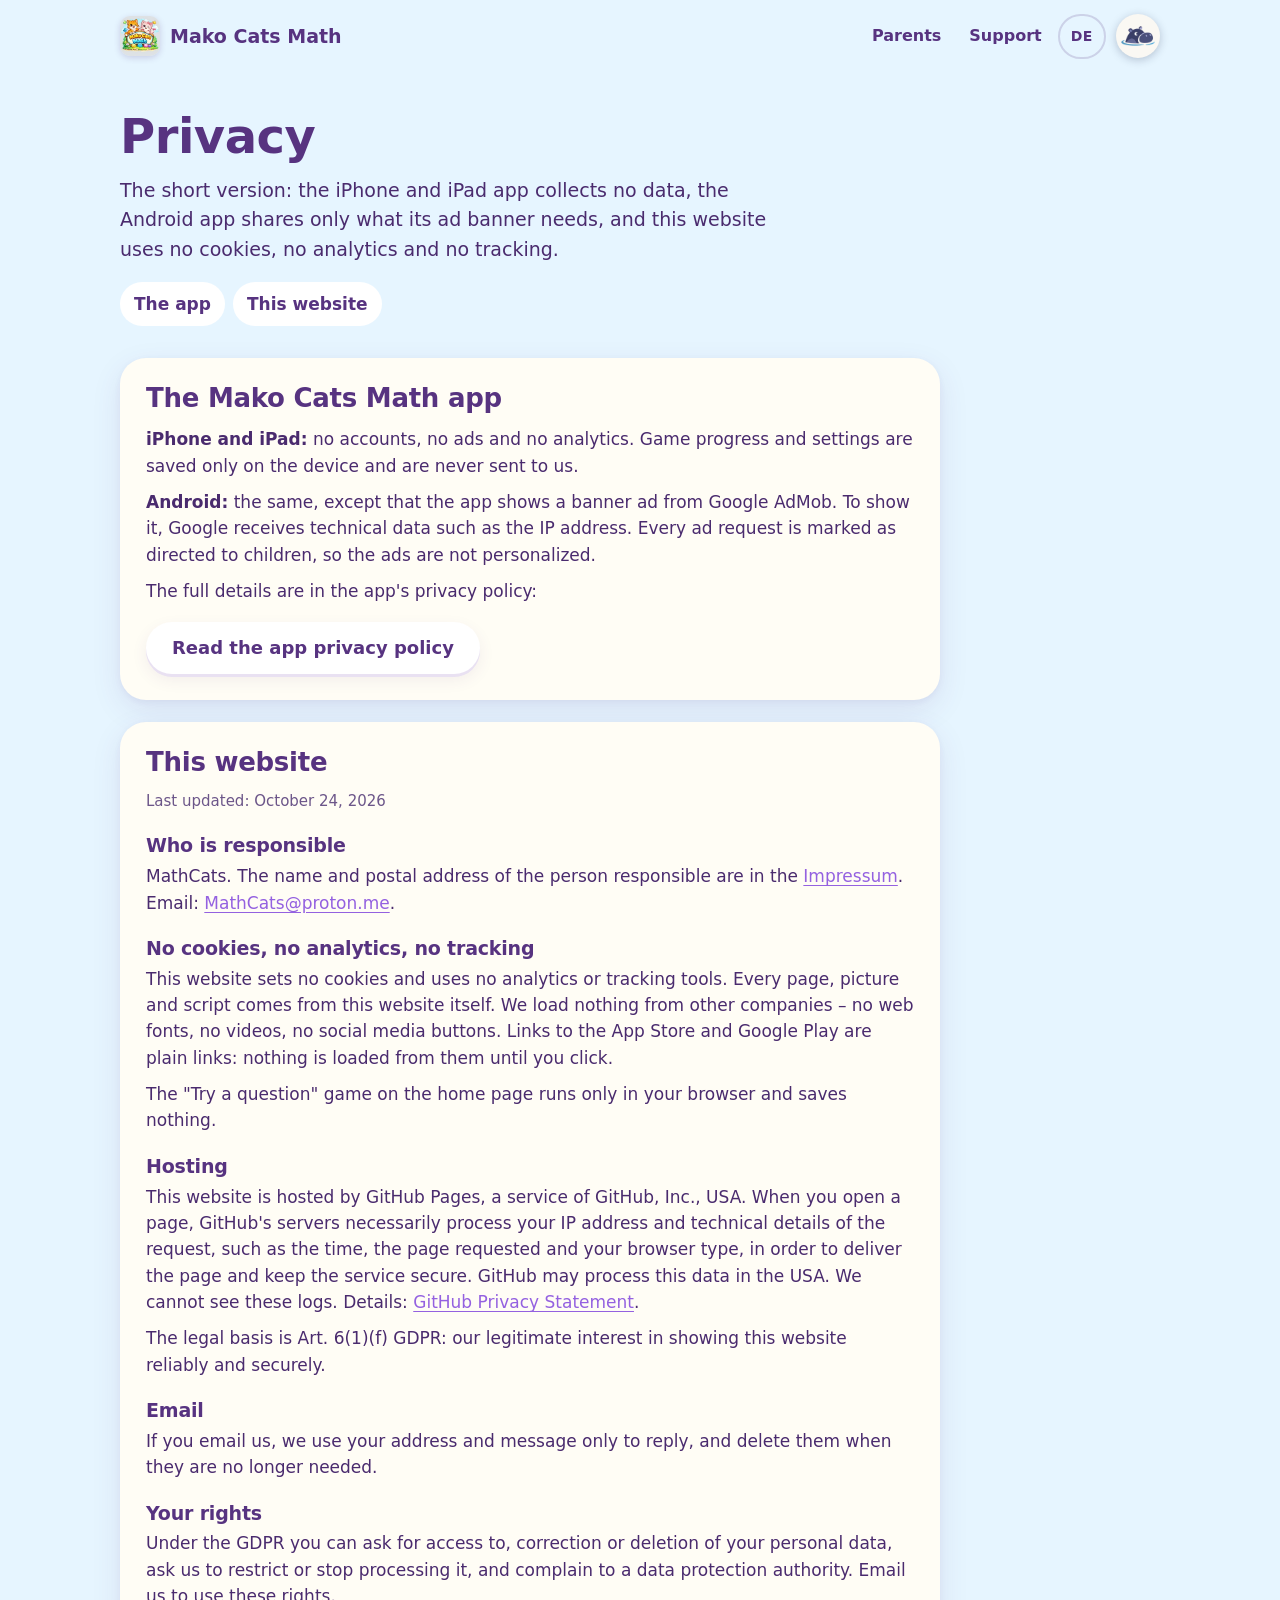
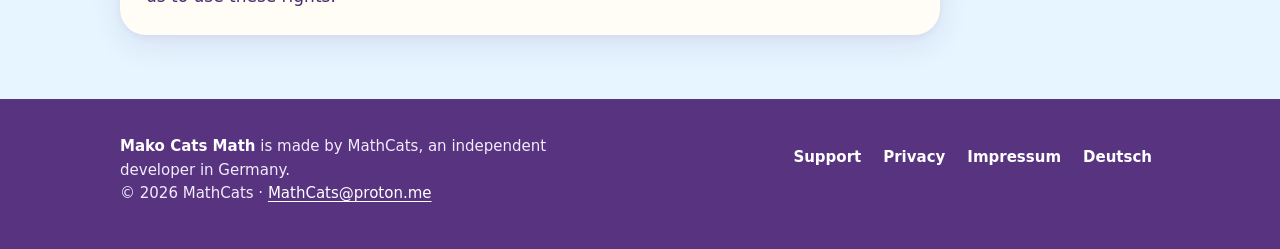
<file: privacy/index.html>
<!DOCTYPE html>
<html lang="en">
<head>
<!--
   MAKO CATS MATH – PRIVACY PAGE (English): this website + a summary of the app
   The German version is ../de/datenschutz/index.html – change both when you edit,
   and change "Last updated" too.
   The app's own privacy policy stays at its old address, because that address is
   built into the app and entered in the store consoles. This page links to it.
-->
<meta charset="utf-8">
<meta name="viewport" content="width=device-width, initial-scale=1">
<title>Privacy – Mako Cats Math</title>
<meta name="description" content="Privacy information for the Mako Cats Math app and this website. The website uses no cookies, no analytics and no tracking.">
<meta name="color-scheme" content="light">
<meta name="theme-color" content="#E6F5FF">
<link rel="canonical" href="https://makohippo.com/MakoCatsMath/privacy/">
<link rel="alternate" hreflang="en" href="https://makohippo.com/MakoCatsMath/privacy/">
<link rel="alternate" hreflang="de" href="https://makohippo.com/MakoCatsMath/de/datenschutz/">
<link rel="icon" type="image/png" href="../favicon.png">
<link rel="apple-touch-icon" href="../apple-touch-icon.png">
<link rel="stylesheet" href="../assets/site.css?v=3">
</head>
<body>
<a class="skip" href="#main">Skip to content</a>

<header class="site-header">
  <div class="wrap">
    <a class="brand" href="../" aria-label="Mako Cats Math home">
      <img src="../assets/img/icon-128.webp" width="40" height="40" alt="">
      <span>Mako Cats Math</span>
    </a>
    <nav class="nav" aria-label="Main">
      <a class="hide-sm" href="../#parents">Parents</a>
      <a href="../support/">Support</a>
      <a class="lang" href="../de/datenschutz/" hreflang="de" lang="de" aria-label="Deutsch">DE</a>
      <a class="studio" href="https://makohippo.com/" aria-label="makohippo – all games" title="makohippo – all games"><img src="../assets/img/makohippo-hippo.webp" width="48" height="48" alt=""></a>
    </nav>
  </div>
</header>

<main id="main">
  <div class="wrap page-hero">
    <h1>Privacy</h1>
    <p>The short version: the iPhone and iPad app collects no data, the Android app shares only what its ad banner needs, and this website uses no cookies, no analytics and no tracking.</p>
    <nav class="toc" aria-label="On this page">
      <a href="#app">The app</a>
      <a href="#website">This website</a>
    </nav>
  </div>

  <div class="wrap doc">

    <div class="card" id="app">
      <h2>The Mako Cats Math app</h2>
      <p><strong>iPhone and iPad:</strong> no accounts, no ads and no analytics. Game progress and settings are saved only on the device and are never sent to us.</p>
      <p><strong>Android:</strong> the same, except that the app shows a banner ad from Google AdMob. To show it, Google receives technical data such as the IP address. Every ad request is marked as directed to children, so the ads are not personalized.</p>
      <p>The full details are in the app's privacy policy:</p>
      <p><a class="btn btn-soft" href="https://makohippo.com/MakoCatsMath-privacy/privacy-policy.html" style="margin-top: 8px;">Read the app privacy policy</a></p>
    </div>

    <div class="card" id="website">
      <h2>This website</h2>
      <p class="meta">Last updated: October 24, 2026</p>

      <h3>Who is responsible</h3>
      <p>MathCats. The name and postal address of the person responsible are in the <a href="https://makohippo.com/impressum/" lang="de">Impressum</a>. Email: <a href="mailto:MathCats@proton.me">MathCats@proton.me</a>.</p>

      <h3>No cookies, no analytics, no tracking</h3>
      <p>This website sets no cookies and uses no analytics or tracking tools. Every page, picture and script comes from this website itself. We load nothing from other companies – no web fonts, no videos, no social media buttons. Links to the App Store and Google Play are plain links: nothing is loaded from them until you click.</p>
      <p>The "Try a question" game on the home page runs only in your browser and saves nothing.</p>

      <h3>Hosting</h3>
      <p>This website is hosted by GitHub Pages, a service of GitHub, Inc., USA. When you open a page, GitHub's servers necessarily process your IP address and technical details of the request, such as the time, the page requested and your browser type, in order to deliver the page and keep the service secure. GitHub may process this data in the USA. We cannot see these logs. Details: <a href="https://docs.github.com/en/site-policy/privacy-policies/github-general-privacy-statement">GitHub Privacy Statement</a>.</p>
      <p>The legal basis is Art. 6(1)(f) GDPR: our legitimate interest in showing this website reliably and securely.</p>

      <h3>Email</h3>
      <p>If you email us, we use your address and message only to reply, and delete them when they are no longer needed.</p>

      <h3>Your rights</h3>
      <p>Under the GDPR you can ask for access to, correction or deletion of your personal data, ask us to restrict or stop processing it, and complain to a data protection authority. Email us to use these rights.</p>
    </div>

  </div>
</main>

<footer class="site-footer">
  <div class="wrap foot">
    <p class="who"><strong>Mako Cats Math</strong> is made by MathCats, an independent developer in Germany.<br>© 2026 MathCats · <a href="mailto:MathCats@proton.me">MathCats@proton.me</a></p>
    <nav aria-label="Footer">
      <ul>
        <li><a href="../support/">Support</a></li>
        <li><a href="./" aria-current="page">Privacy</a></li>
        <li><a href="https://makohippo.com/impressum/" lang="de">Impressum</a></li>
        <li><a href="../de/datenschutz/" hreflang="de" lang="de">Deutsch</a></li>
      </ul>
    </nav>
  </div>
</footer>
</body>
</html>
</file>
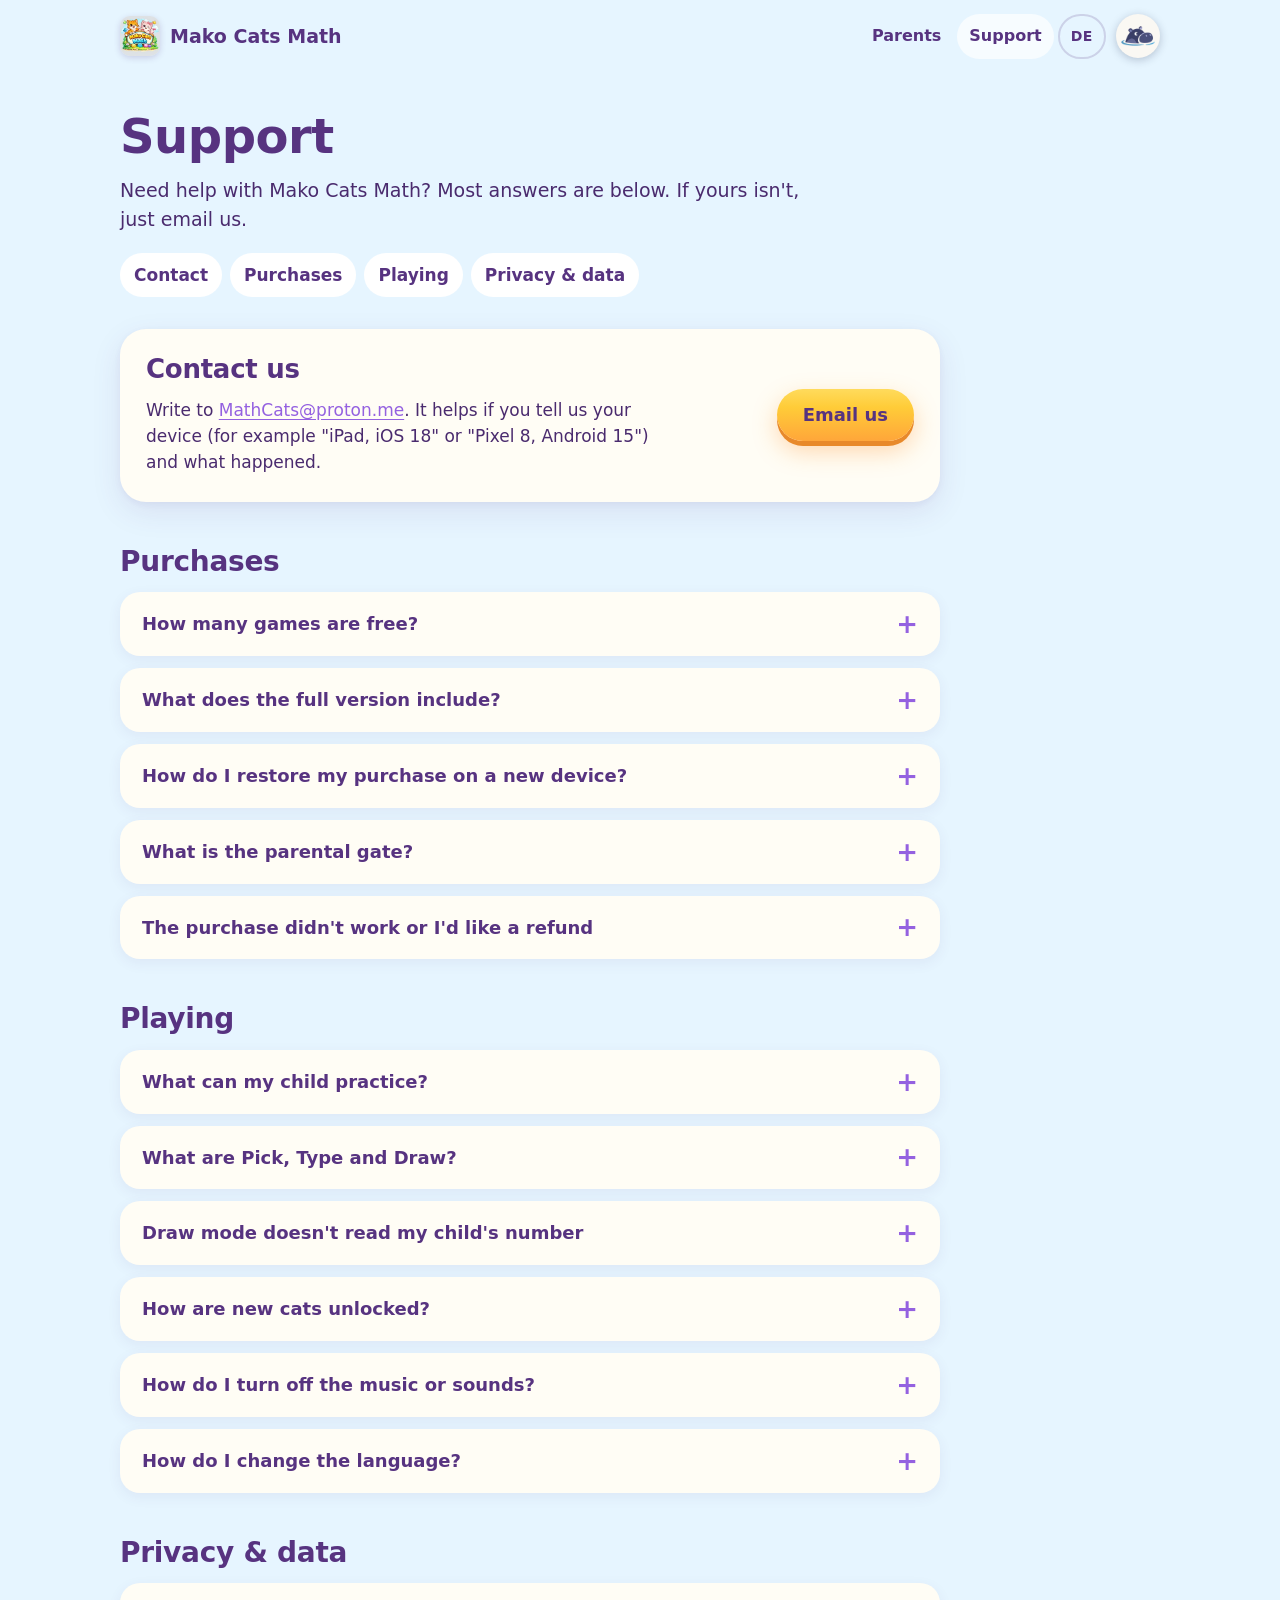
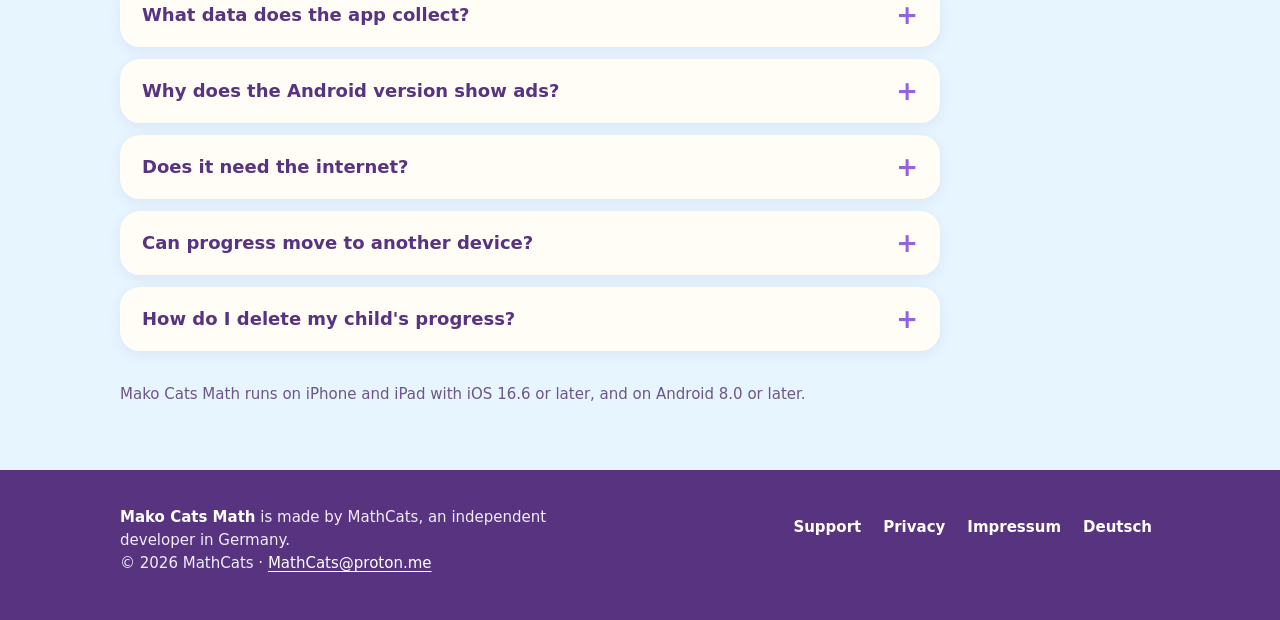
<file: support/index.html>
<!DOCTYPE html>
<html lang="en">
<head>
<!--
   MAKO CATS MATH – SUPPORT PAGE (English)
   This page is the "Support URL" for App Store Connect and Google Play: https://makohippo.com/MakoCatsMath/support/
   The German page is ../de/support/index.html – change both when you edit.
   Edit the words between  >  and  <  . Each question is one <details> block:
   copy a whole block (from <details> to </details>) to add a new question.
-->
<meta charset="utf-8">
<meta name="viewport" content="width=device-width, initial-scale=1">
<title>Support – Mako Cats Math</title>
<meta name="description" content="Help with Mako Cats Math on iPhone, iPad and Android: free games, restoring a purchase, the parental gate, ads, languages, privacy and how to contact us.">
<meta name="color-scheme" content="light">
<meta name="theme-color" content="#E6F5FF">
<link rel="canonical" href="https://makohippo.com/MakoCatsMath/support/">
<link rel="alternate" hreflang="en" href="https://makohippo.com/MakoCatsMath/support/">
<link rel="alternate" hreflang="de" href="https://makohippo.com/MakoCatsMath/de/support/">
<meta property="og:type" content="website">
<meta property="og:site_name" content="Mako Cats Math">
<meta property="og:title" content="Mako Cats Math – Support">
<meta property="og:description" content="Answers to common questions, and how to reach us.">
<meta property="og:url" content="https://makohippo.com/MakoCatsMath/support/">
<meta property="og:image" content="https://makohippo.com/MakoCatsMath/og-image.jpg">
<meta name="twitter:card" content="summary_large_image">
<link rel="icon" type="image/png" href="../favicon.png">
<link rel="apple-touch-icon" href="../apple-touch-icon.png">
<link rel="stylesheet" href="../assets/site.css?v=3">
</head>
<body>
<a class="skip" href="#main">Skip to content</a>

<header class="site-header">
  <div class="wrap">
    <a class="brand" href="../" aria-label="Mako Cats Math home">
      <img src="../assets/img/icon-128.webp" width="40" height="40" alt="">
      <span>Mako Cats Math</span>
    </a>
    <nav class="nav" aria-label="Main">
      <a class="hide-sm" href="../#parents">Parents</a>
      <a href="./" aria-current="page">Support</a>
      <a class="lang" href="../de/support/" hreflang="de" lang="de" aria-label="Deutsch">DE</a>
      <a class="studio" href="https://makohippo.com/" aria-label="makohippo – all games" title="makohippo – all games"><img src="../assets/img/makohippo-hippo.webp" width="48" height="48" alt=""></a>
    </nav>
  </div>
</header>

<main id="main">
  <div class="wrap page-hero">
    <h1>Support</h1>
    <p>Need help with Mako Cats Math? Most answers are below. If yours isn't, just email us.</p>
    <nav class="toc" aria-label="On this page">
      <a href="#contact">Contact</a>
      <a href="#purchases">Purchases</a>
      <a href="#playing">Playing</a>
      <a href="#privacy">Privacy &amp; data</a>
    </nav>
  </div>

  <div class="wrap doc">
    <div class="card contact" id="contact">
      <div>
        <h2>Contact us</h2>
        <p>Write to <a href="mailto:MathCats@proton.me">MathCats@proton.me</a>. It helps if you tell us your device (for example "iPad, iOS 18" or "Pixel 8, Android 15") and what happened.</p>
      </div>
      <a class="btn btn-candy" href="mailto:MathCats@proton.me?subject=Mako%20Cats%20Math%20support">Email us</a>
    </div>

    <h2 id="purchases" style="margin: 44px 0 14px; font-size: 28px;">Purchases</h2>
    <div class="faq" style="margin: 0; max-width: 820px;">
      <details>
        <summary>How many games are free?</summary>
        <div class="ans"><p>2 games every day, with every operation, number range and answer mode. The count starts again the next day.</p></div>
      </details>
      <details>
        <summary>What does the full version include?</summary>
        <div class="ans">
          <p>Unlimited games. It's a one-time purchase – no subscription. The price is shown in the app and in the store in your currency.</p>
          <p>On Android, the ad banner on the start screen stays after the purchase.</p>
        </div>
      </details>
      <details>
        <summary>How do I restore my purchase on a new device?</summary>
        <div class="ans">
          <p>Sign in with the same Apple Account or Google account you bought it with. Then, in the app, tap the settings button on the start screen and choose <strong>For Parents: Unlock Full App</strong>.</p>
          <ul>
            <li><strong>iPhone and iPad:</strong> tap <strong>Already purchased? Restore</strong>.</li>
            <li><strong>Android:</strong> tap <strong>Restore Purchases</strong>.</li>
          </ul>
          <p>A grown-up question appears first – that's the parental gate.</p>
        </div>
      </details>
      <details>
        <summary>What is the parental gate?</summary>
        <div class="ans">
          <p>Before every purchase and every restore, Mako Cats Math asks a question meant for a grown-up. It can't be turned off. On iPhone and iPad, every link that leaves the app is protected the same way.</p>
          <p>You can also manage purchases with Apple's Screen Time and Ask to Buy, or with Google Play's parental controls.</p>
        </div>
      </details>
      <details>
        <summary>The purchase didn't work or I'd like a refund</summary>
        <div class="ans">
          <p>Payments are handled by Apple or Google, so we can't see or change them. First try restoring the purchase, as described above. If that doesn't help, check that the device is online and signed in to the App Store or Google Play.</p>
          <p>Refunds are requested from Apple at <a href="https://reportaproblem.apple.com">reportaproblem.apple.com</a>, or from <a href="https://support.google.com/googleplay/answer/2479637">Google Play</a>.</p>
        </div>
      </details>
    </div>

    <h2 id="playing" style="margin: 44px 0 14px; font-size: 28px;">Playing</h2>
    <div class="faq" style="margin: 0; max-width: 820px;">
      <details>
        <summary>What can my child practice?</summary>
        <div class="ans">
          <p>Addition, subtraction, multiplication and division, on their own or mixed, in four number ranges:</p>
          <ul>
            <li><strong>Beginner:</strong> 1–10</li>
            <li><strong>Easy:</strong> 1–50</li>
            <li><strong>Intermediate:</strong> 10–50</li>
            <li><strong>Advanced:</strong> 10–100</li>
          </ul>
          <p>Each game has 20 questions.</p>
        </div>
      </details>
      <details>
        <summary>What are Pick, Type and Draw?</summary>
        <div class="ans">
          <ul>
            <li><strong>Pick:</strong> tap one of four big answers.</li>
            <li><strong>Type:</strong> enter the number on a number pad.</li>
            <li><strong>Draw</strong> (iPhone and iPad only): write the number with a finger. It's read on the device, without the internet.</li>
          </ul>
          <p>Choose one under "How to answer" before each game.</p>
        </div>
      </details>
      <details>
        <summary>Draw mode doesn't read my child's number</summary>
        <div class="ans"><p>Write the digits large and side by side, then tap ✓. The eraser clears the pad. If drawing is still tricky, the small row of digits under the pad types the number instead.</p></div>
      </details>
      <details>
        <summary>How are new cats unlocked?</summary>
        <div class="ans"><p>With a perfect game – every answer right. Each number range has its own cats to discover. Cats still waiting to be found show as silhouettes in the collection.</p></div>
      </details>
      <details>
        <summary>How do I turn off the music or sounds?</summary>
        <div class="ans"><p>Tap the settings button on the start screen. Music and sound effects each have their own switch.</p></div>
      </details>
      <details>
        <summary>How do I change the language?</summary>
        <div class="ans"><p>In the same settings, pick English, Deutsch, Español, Français, Italiano, Polski, Русский or 中文.</p></div>
      </details>
    </div>

    <h2 id="privacy" style="margin: 44px 0 14px; font-size: 28px;">Privacy &amp; data</h2>
    <div class="faq" style="margin: 0; max-width: 820px;">
      <details>
        <summary>What data does the app collect?</summary>
        <div class="ans">
          <p><strong>iPhone and iPad:</strong> none. There are no accounts and no ads, and nothing is sent to us. Progress, gems, cats and settings are saved only on the device.</p>
          <p><strong>Android:</strong> the same, except for the ad banner. To show it, Google's ad service receives technical data such as the IP address.</p>
          <p>The details are in the <a href="https://makohippo.com/MakoCatsMath-privacy/privacy-policy.html">app's privacy policy</a>.</p>
        </div>
      </details>
      <details>
        <summary>Why does the Android version show ads?</summary>
        <div class="ans"><p>The ads help fund the app. Every ad request is marked as directed to children, so the ads are never personalized and are limited to content for general audiences. There's one small banner on the start screen and none during games.</p></div>
      </details>
      <details>
        <summary>Does it need the internet?</summary>
        <div class="ans"><p>No. Only buying or restoring the full version needs a connection, and on Android the ad banner.</p></div>
      </details>
      <details>
        <summary>Can progress move to another device?</summary>
        <div class="ans"><p>Progress isn't synced between devices, because it never leaves the device. It can come back when a whole device is restored from a backup (iCloud, a computer or a Google account). The full-version purchase can always be restored (see above).</p></div>
      </details>
      <details>
        <summary>How do I delete my child's progress?</summary>
        <div class="ans">
          <p>Delete the app. All its data is removed with it. On Android you can also go to Settings → Apps → Mako Cats Math → Storage → Clear storage (the wording varies by device).</p>
          <p>If you install it again, restore the purchase to get the full version back.</p>
        </div>
      </details>
    </div>

    <p class="small" style="margin-top: 32px;">Mako Cats Math runs on iPhone and iPad with iOS 16.6 or later, and on Android 8.0 or later.</p>
  </div>
</main>

<footer class="site-footer">
  <div class="wrap foot">
    <p class="who"><strong>Mako Cats Math</strong> is made by MathCats, an independent developer in Germany.<br>© 2026 MathCats · <a href="mailto:MathCats@proton.me">MathCats@proton.me</a></p>
    <nav aria-label="Footer">
      <ul>
        <li><a href="./" aria-current="page">Support</a></li>
        <li><a href="../privacy/">Privacy</a></li>
        <li><a href="https://makohippo.com/impressum/" lang="de">Impressum</a></li>
        <li><a href="../de/support/" hreflang="de" lang="de">Deutsch</a></li>
      </ul>
    </nav>
  </div>
</footer>
</body>
</html>
</file>
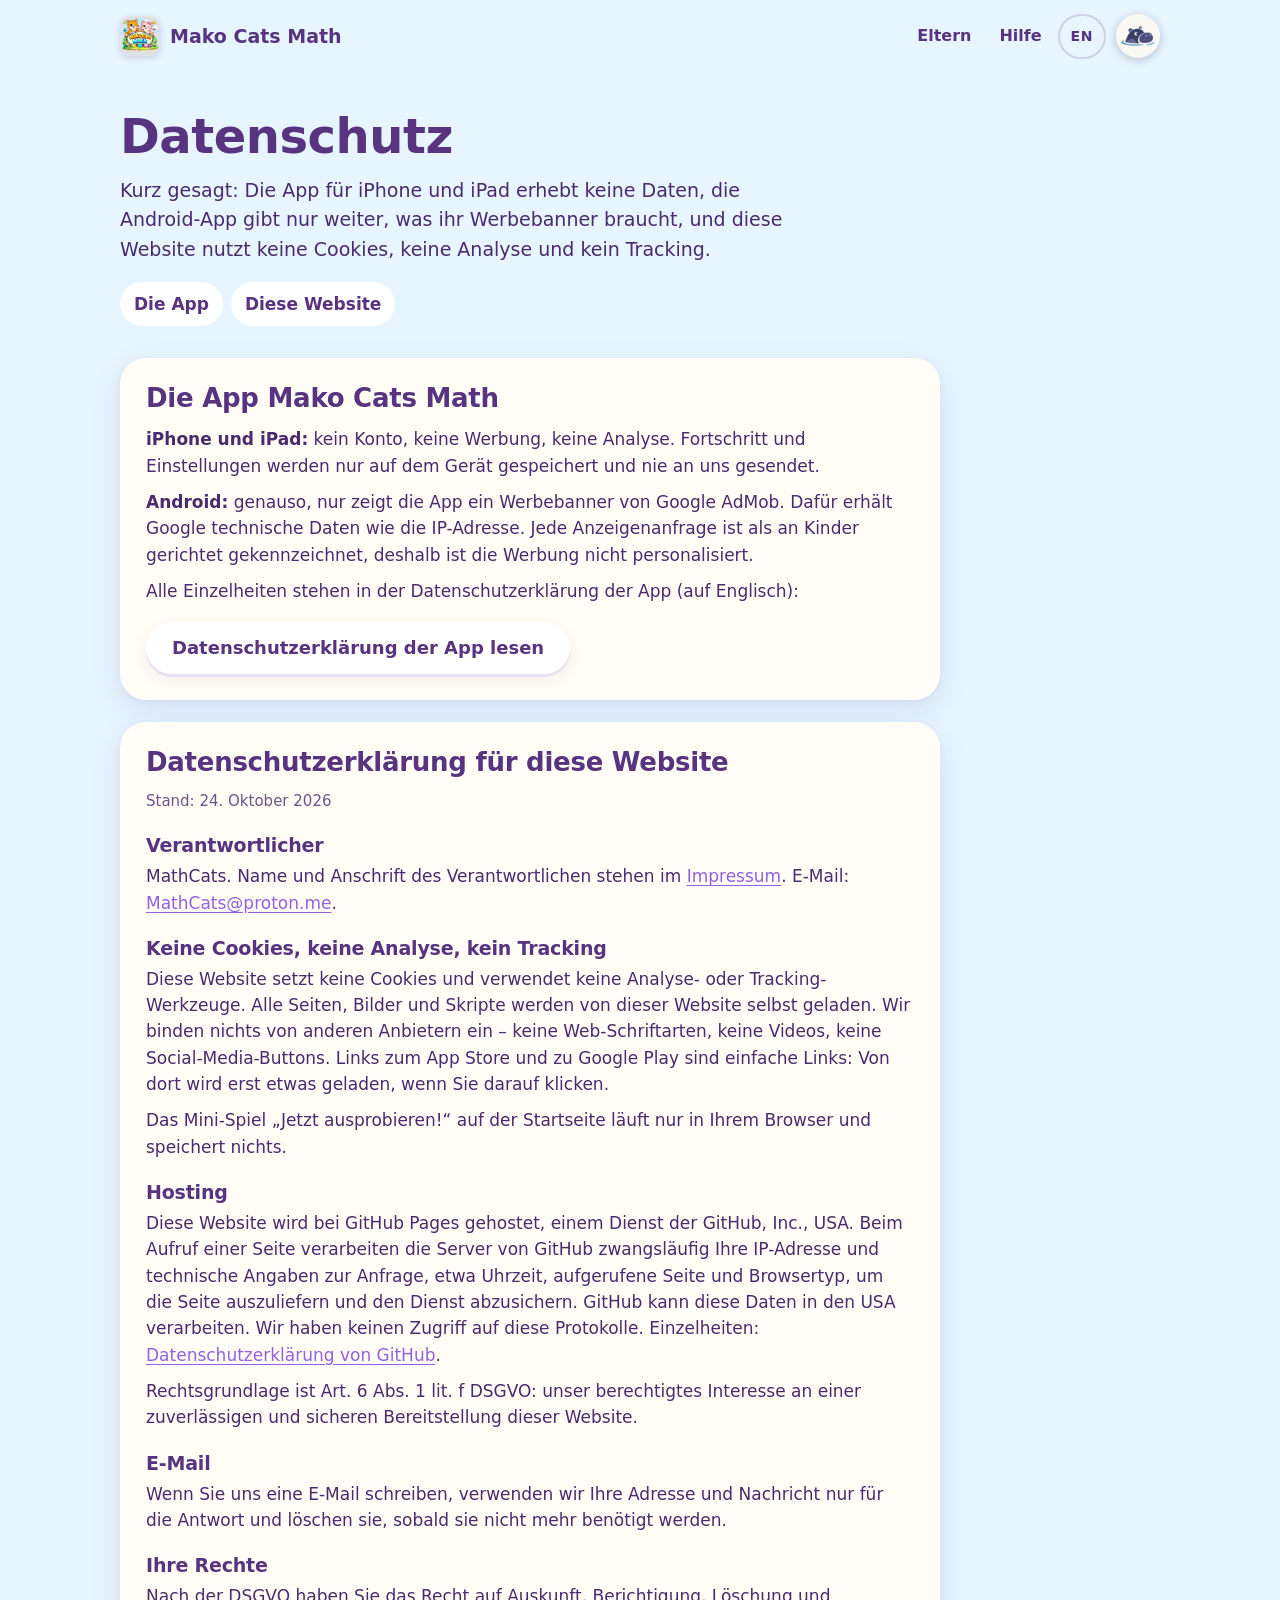
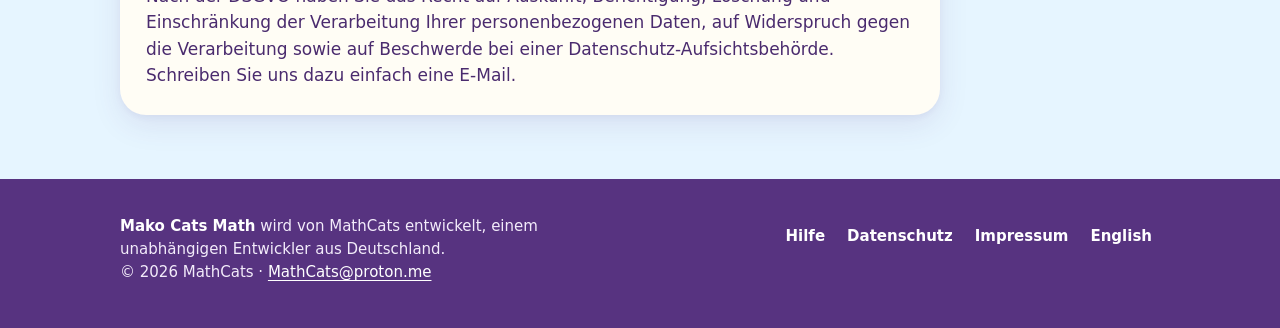
<file: de/datenschutz/index.html>
<!DOCTYPE html>
<html lang="de">
<head>
<!--
   MAKO CATS MATH – DATENSCHUTZ (Deutsch): diese Website + Kurzfassung zur App
   Die englische Seite ist ../../privacy/index.html – bitte beide ändern, auch „Stand“.
   Die Datenschutzerklärung der App bleibt unter ihrer alten Adresse, weil diese in der App
   und in den Store-Konsolen eingetragen ist. Diese Seite verlinkt sie.
-->
<meta charset="utf-8">
<meta name="viewport" content="width=device-width, initial-scale=1">
<title>Datenschutz – Mako Cats Math</title>
<meta name="description" content="Datenschutzhinweise zur App Mako Cats Math und zu dieser Website. Die Website nutzt keine Cookies, keine Analyse und kein Tracking.">
<meta name="color-scheme" content="light">
<meta name="theme-color" content="#E6F5FF">
<link rel="canonical" href="https://makohippo.com/MakoCatsMath/de/datenschutz/">
<link rel="alternate" hreflang="en" href="https://makohippo.com/MakoCatsMath/privacy/">
<link rel="alternate" hreflang="de" href="https://makohippo.com/MakoCatsMath/de/datenschutz/">
<link rel="icon" type="image/png" href="../../favicon.png">
<link rel="apple-touch-icon" href="../../apple-touch-icon.png">
<link rel="stylesheet" href="../../assets/site.css?v=3">
</head>
<body>
<a class="skip" href="#main">Zum Inhalt springen</a>

<header class="site-header">
  <div class="wrap">
    <a class="brand" href="../" aria-label="Mako Cats Math – Startseite">
      <img src="../../assets/img/icon-128.webp" width="40" height="40" alt="">
      <span>Mako Cats Math</span>
    </a>
    <nav class="nav" aria-label="Hauptmenü">
      <a class="hide-sm" href="../#eltern">Eltern</a>
      <a href="../support/">Hilfe</a>
      <a class="lang" href="../../privacy/" hreflang="en" lang="en" aria-label="English">EN</a>
      <a class="studio" href="https://makohippo.com/" aria-label="makohippo – alle Spiele" title="makohippo – alle Spiele"><img src="../../assets/img/makohippo-hippo.webp" width="48" height="48" alt=""></a>
    </nav>
  </div>
</header>

<main id="main">
  <div class="wrap page-hero">
    <h1>Datenschutz</h1>
    <p>Kurz gesagt: Die App für iPhone und iPad erhebt keine Daten, die Android-App gibt nur weiter, was ihr Werbebanner braucht, und diese Website nutzt keine Cookies, keine Analyse und kein Tracking.</p>
    <nav class="toc" aria-label="Auf dieser Seite">
      <a href="#app">Die App</a>
      <a href="#website">Diese Website</a>
    </nav>
  </div>

  <div class="wrap doc">

    <div class="card" id="app">
      <h2>Die App Mako Cats Math</h2>
      <p><strong>iPhone und iPad:</strong> kein Konto, keine Werbung, keine Analyse. Fortschritt und Einstellungen werden nur auf dem Gerät gespeichert und nie an uns gesendet.</p>
      <p><strong>Android:</strong> genauso, nur zeigt die App ein Werbebanner von Google AdMob. Dafür erhält Google technische Daten wie die IP-Adresse. Jede Anzeigenanfrage ist als an Kinder gerichtet gekennzeichnet, deshalb ist die Werbung nicht personalisiert.</p>
      <p>Alle Einzelheiten stehen in der Datenschutzerklärung der App (auf Englisch):</p>
      <p><a class="btn btn-soft" href="https://makohippo.com/MakoCatsMath-privacy/privacy-policy.html" hreflang="en" style="margin-top: 8px;">Datenschutzerklärung der App lesen</a></p>
    </div>

    <div class="card" id="website">
      <h2>Datenschutzerklärung für diese Website</h2>
      <p class="meta">Stand: 24. Oktober 2026</p>

      <h3>Verantwortlicher</h3>
      <p>MathCats. Name und Anschrift des Verantwortlichen stehen im <a href="https://makohippo.com/impressum/">Impressum</a>. E-Mail: <a href="mailto:MathCats@proton.me">MathCats@proton.me</a>.</p>

      <h3>Keine Cookies, keine Analyse, kein Tracking</h3>
      <p>Diese Website setzt keine Cookies und verwendet keine Analyse- oder Tracking-Werkzeuge. Alle Seiten, Bilder und Skripte werden von dieser Website selbst geladen. Wir binden nichts von anderen Anbietern ein – keine Web-Schriftarten, keine Videos, keine Social-Media-Buttons. Links zum App Store und zu Google Play sind einfache Links: Von dort wird erst etwas geladen, wenn Sie darauf klicken.</p>
      <p>Das Mini-Spiel „Jetzt ausprobieren!“ auf der Startseite läuft nur in Ihrem Browser und speichert nichts.</p>

      <h3>Hosting</h3>
      <p>Diese Website wird bei GitHub Pages gehostet, einem Dienst der GitHub, Inc., USA. Beim Aufruf einer Seite verarbeiten die Server von GitHub zwangsläufig Ihre IP-Adresse und technische Angaben zur Anfrage, etwa Uhrzeit, aufgerufene Seite und Browsertyp, um die Seite auszuliefern und den Dienst abzusichern. GitHub kann diese Daten in den USA verarbeiten. Wir haben keinen Zugriff auf diese Protokolle. Einzelheiten: <a href="https://docs.github.com/de/site-policy/privacy-policies/github-general-privacy-statement">Datenschutzerklärung von GitHub</a>.</p>
      <p>Rechtsgrundlage ist Art. 6 Abs. 1 lit. f DSGVO: unser berechtigtes Interesse an einer zuverlässigen und sicheren Bereitstellung dieser Website.</p>

      <h3>E-Mail</h3>
      <p>Wenn Sie uns eine E-Mail schreiben, verwenden wir Ihre Adresse und Nachricht nur für die Antwort und löschen sie, sobald sie nicht mehr benötigt werden.</p>

      <h3>Ihre Rechte</h3>
      <p>Nach der DSGVO haben Sie das Recht auf Auskunft, Berichtigung, Löschung und Einschränkung der Verarbeitung Ihrer personenbezogenen Daten, auf Widerspruch gegen die Verarbeitung sowie auf Beschwerde bei einer Datenschutz-Aufsichtsbehörde. Schreiben Sie uns dazu einfach eine E-Mail.</p>
    </div>

  </div>
</main>

<footer class="site-footer">
  <div class="wrap foot">
    <p class="who"><strong>Mako Cats Math</strong> wird von MathCats entwickelt, einem unabhängigen Entwickler aus Deutschland.<br>© 2026 MathCats · <a href="mailto:MathCats@proton.me">MathCats@proton.me</a></p>
    <nav aria-label="Fußzeile">
      <ul>
        <li><a href="../support/">Hilfe</a></li>
        <li><a href="./" aria-current="page">Datenschutz</a></li>
        <li><a href="https://makohippo.com/impressum/">Impressum</a></li>
        <li><a href="../../privacy/" hreflang="en" lang="en">English</a></li>
      </ul>
    </nav>
  </div>
</footer>
</body>
</html>
</file>
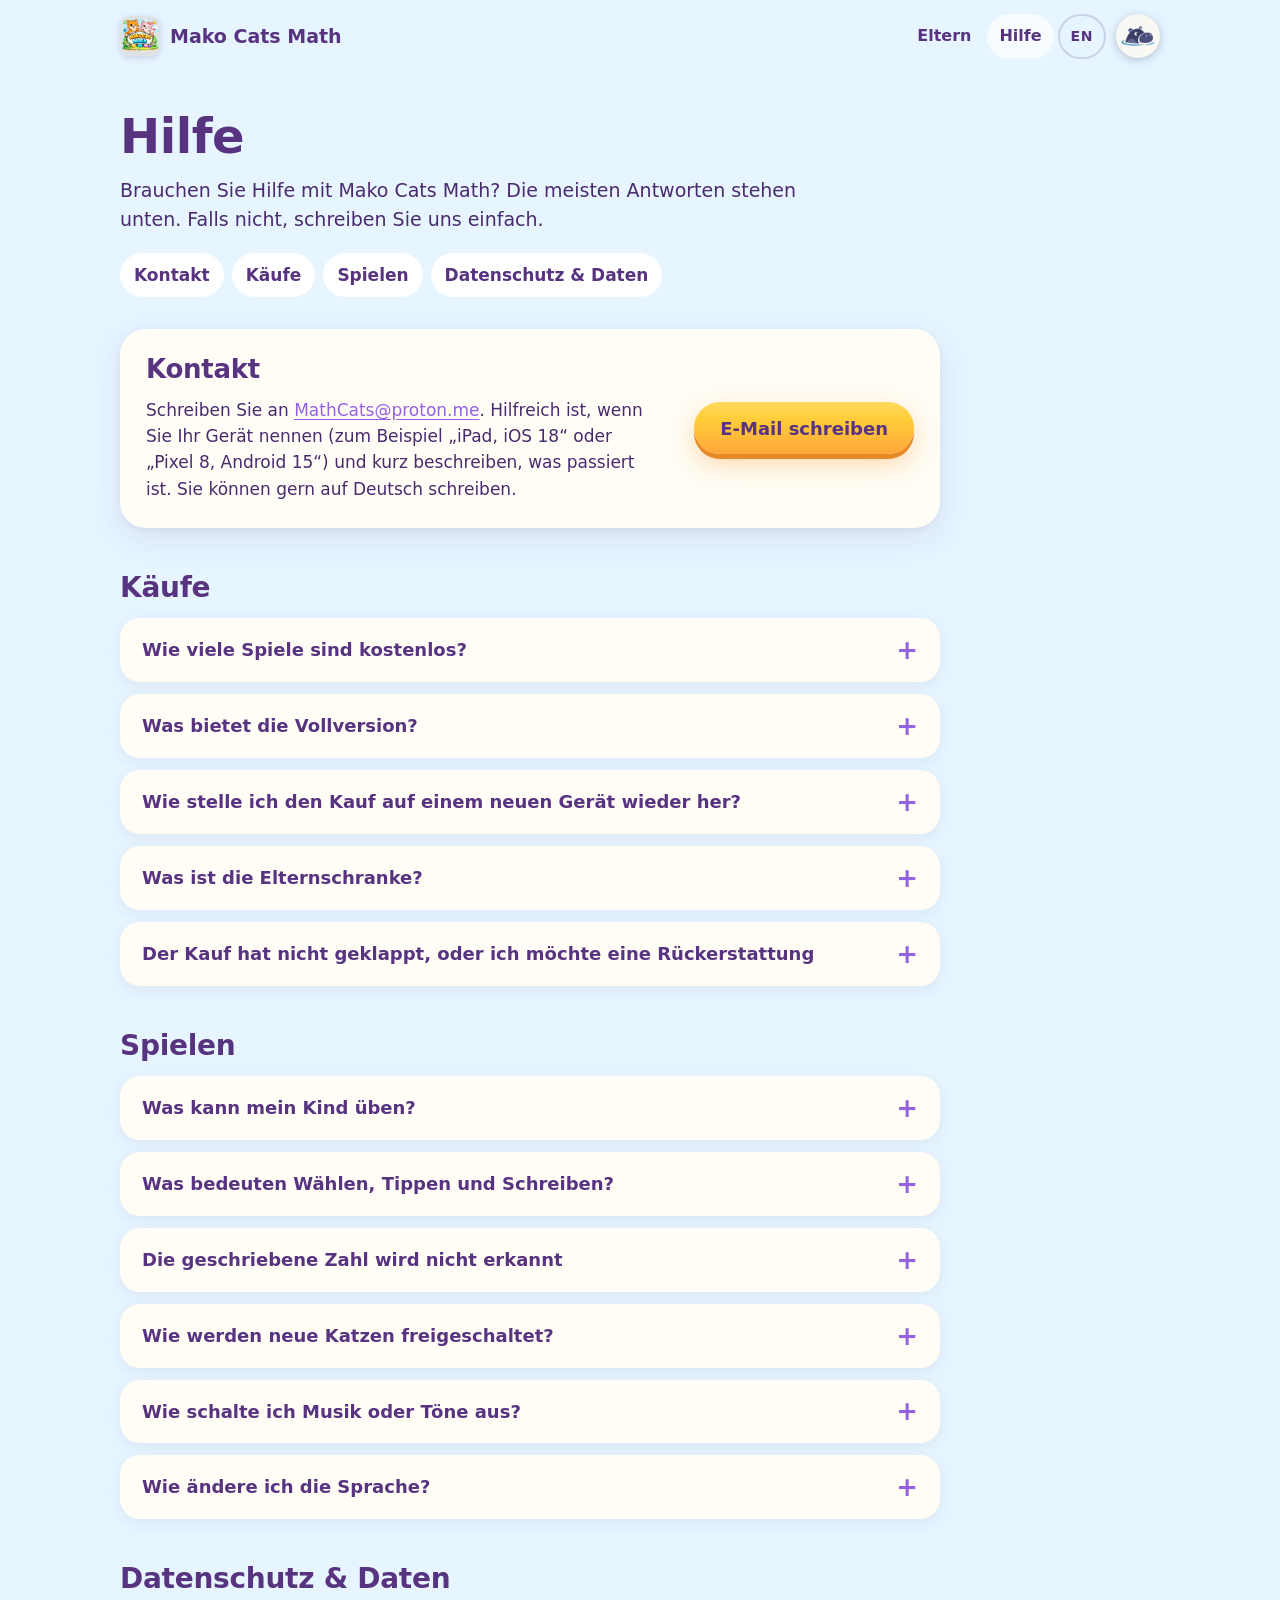
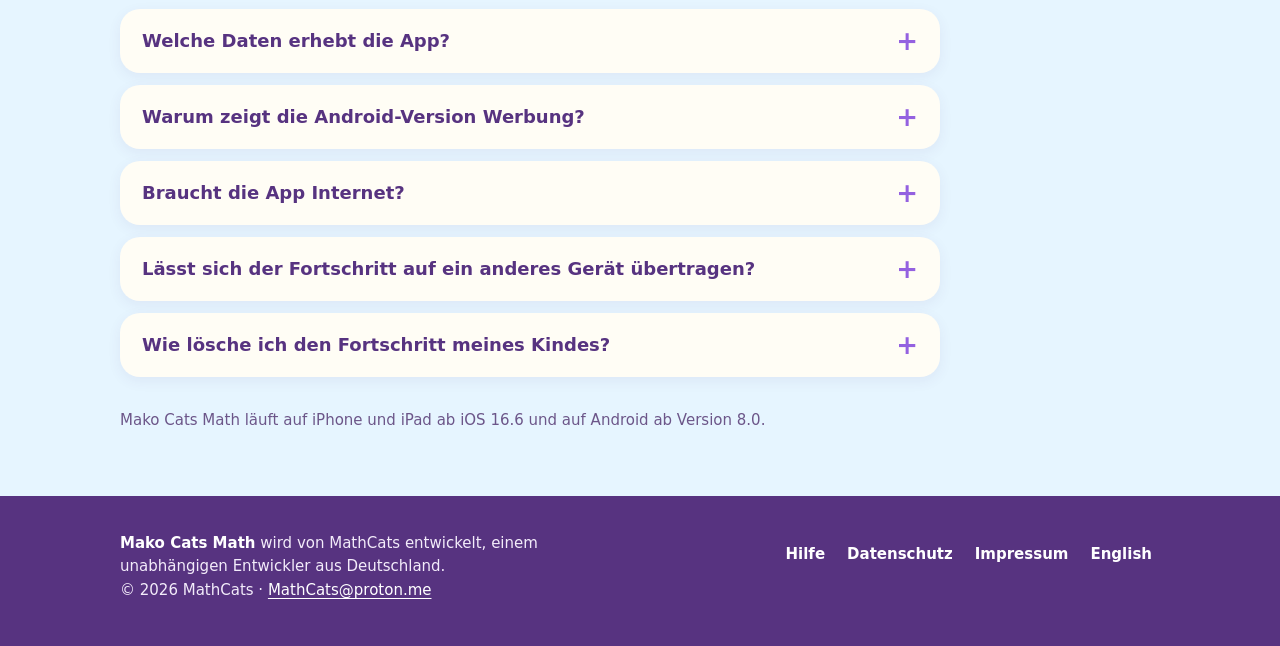
<file: de/support/index.html>
<!DOCTYPE html>
<html lang="de">
<head>
<!--
   MAKO CATS MATH – HILFE (Deutsch)
   Die englische Seite ist ../../support/index.html – bitte beide ändern.
   Nur die Wörter zwischen  >  und  <  ändern. Jede Frage ist ein <details>-Block:
   für eine neue Frage einen ganzen Block (von <details> bis </details>) kopieren.
-->
<meta charset="utf-8">
<meta name="viewport" content="width=device-width, initial-scale=1">
<title>Hilfe – Mako Cats Math</title>
<meta name="description" content="Hilfe zu Mako Cats Math auf iPhone, iPad und Android: kostenlose Spiele, Kauf wiederherstellen, Elternschranke, Werbung, Sprachen, Datenschutz und Kontakt.">
<meta name="color-scheme" content="light">
<meta name="theme-color" content="#E6F5FF">
<link rel="canonical" href="https://makohippo.com/MakoCatsMath/de/support/">
<link rel="alternate" hreflang="en" href="https://makohippo.com/MakoCatsMath/support/">
<link rel="alternate" hreflang="de" href="https://makohippo.com/MakoCatsMath/de/support/">
<meta property="og:type" content="website">
<meta property="og:site_name" content="Mako Cats Math">
<meta property="og:title" content="Mako Cats Math – Hilfe">
<meta property="og:description" content="Antworten auf häufige Fragen und wie Sie uns erreichen.">
<meta property="og:url" content="https://makohippo.com/MakoCatsMath/de/support/">
<meta property="og:image" content="https://makohippo.com/MakoCatsMath/og-image.jpg">
<meta name="twitter:card" content="summary_large_image">
<link rel="icon" type="image/png" href="../../favicon.png">
<link rel="apple-touch-icon" href="../../apple-touch-icon.png">
<link rel="stylesheet" href="../../assets/site.css?v=3">
</head>
<body>
<a class="skip" href="#main">Zum Inhalt springen</a>

<header class="site-header">
  <div class="wrap">
    <a class="brand" href="../" aria-label="Mako Cats Math – Startseite">
      <img src="../../assets/img/icon-128.webp" width="40" height="40" alt="">
      <span>Mako Cats Math</span>
    </a>
    <nav class="nav" aria-label="Hauptmenü">
      <a class="hide-sm" href="../#eltern">Eltern</a>
      <a href="./" aria-current="page">Hilfe</a>
      <a class="lang" href="../../support/" hreflang="en" lang="en" aria-label="English">EN</a>
      <a class="studio" href="https://makohippo.com/" aria-label="makohippo – alle Spiele" title="makohippo – alle Spiele"><img src="../../assets/img/makohippo-hippo.webp" width="48" height="48" alt=""></a>
    </nav>
  </div>
</header>

<main id="main">
  <div class="wrap page-hero">
    <h1>Hilfe</h1>
    <p>Brauchen Sie Hilfe mit Mako Cats Math? Die meisten Antworten stehen unten. Falls nicht, schreiben Sie uns einfach.</p>
    <nav class="toc" aria-label="Auf dieser Seite">
      <a href="#kontakt">Kontakt</a>
      <a href="#kaeufe">Käufe</a>
      <a href="#spielen">Spielen</a>
      <a href="#daten">Datenschutz &amp; Daten</a>
    </nav>
  </div>

  <div class="wrap doc">
    <div class="card contact" id="kontakt">
      <div>
        <h2>Kontakt</h2>
        <p>Schreiben Sie an <a href="mailto:MathCats@proton.me">MathCats@proton.me</a>. Hilfreich ist, wenn Sie Ihr Gerät nennen (zum Beispiel „iPad, iOS 18“ oder „Pixel 8, Android 15“) und kurz beschreiben, was passiert ist. Sie können gern auf Deutsch schreiben.</p>
      </div>
      <a class="btn btn-candy" href="mailto:MathCats@proton.me?subject=Mako%20Cats%20Math%20Hilfe">E-Mail schreiben</a>
    </div>

    <h2 id="kaeufe" style="margin: 44px 0 14px; font-size: 28px;">Käufe</h2>
    <div class="faq" style="margin: 0; max-width: 820px;">
      <details>
        <summary>Wie viele Spiele sind kostenlos?</summary>
        <div class="ans"><p>2 Spiele pro Tag, mit allen Rechenarten, Zahlenbereichen und Antwortarten. Am nächsten Tag geht es wieder von vorn los.</p></div>
      </details>
      <details>
        <summary>Was bietet die Vollversion?</summary>
        <div class="ans">
          <p>Unbegrenzte Spiele. Es ist ein einmaliger Kauf, kein Abo. Den Preis zeigen die App und der Store in Ihrer Währung.</p>
          <p>Unter Android bleibt das Werbebanner auf dem Startbildschirm auch nach dem Kauf.</p>
        </div>
      </details>
      <details>
        <summary>Wie stelle ich den Kauf auf einem neuen Gerät wieder her?</summary>
        <div class="ans">
          <p>Melden Sie sich mit demselben Apple Account oder Google-Konto an, mit dem Sie gekauft haben. Öffnen Sie dann in der App auf dem Startbildschirm die Einstellungen und wählen Sie <strong>Für Eltern: Vollversion freischalten</strong>.</p>
          <ul>
            <li><strong>iPhone und iPad:</strong> auf <strong>Bereits gekauft? Wiederherstellen</strong> tippen.</li>
            <li><strong>Android:</strong> auf <strong>Käufe wiederherstellen</strong> tippen.</li>
          </ul>
          <p>Zuerst erscheint eine Frage für Erwachsene – das ist die Elternschranke.</p>
        </div>
      </details>
      <details>
        <summary>Was ist die Elternschranke?</summary>
        <div class="ans">
          <p>Vor jedem Kauf und jeder Wiederherstellung stellt Mako Cats Math eine Frage, die für Erwachsene gedacht ist. Sie lässt sich nicht abschalten. Auf iPhone und iPad ist auch jeder Link, der aus der App herausführt, so geschützt.</p>
          <p>Zusätzlich können Sie Käufe über die Bildschirmzeit und die Kaufanfrage von Apple oder über die Jugendschutzeinstellungen von Google Play steuern.</p>
        </div>
      </details>
      <details>
        <summary>Der Kauf hat nicht geklappt, oder ich möchte eine Rückerstattung</summary>
        <div class="ans">
          <p>Zahlungen wickeln Apple bzw. Google ab, deshalb können wir sie weder sehen noch ändern. Versuchen Sie zuerst, den Kauf wie oben beschrieben wiederherzustellen. Hilft das nicht, prüfen Sie, ob das Gerät online und im App Store bzw. bei Google Play angemeldet ist.</p>
          <p>Eine Rückerstattung beantragen Sie bei Apple unter <a href="https://reportaproblem.apple.com">reportaproblem.apple.com</a> oder bei <a href="https://support.google.com/googleplay/answer/2479637?hl=de">Google Play</a>.</p>
        </div>
      </details>
    </div>

    <h2 id="spielen" style="margin: 44px 0 14px; font-size: 28px;">Spielen</h2>
    <div class="faq" style="margin: 0; max-width: 820px;">
      <details>
        <summary>Was kann mein Kind üben?</summary>
        <div class="ans">
          <p>Addition, Subtraktion, Multiplikation und Division, einzeln oder gemischt, in vier Zahlenbereichen:</p>
          <ul>
            <li><strong>Anfänger:</strong> 1–10</li>
            <li><strong>Leicht:</strong> 1–50</li>
            <li><strong>Mittel:</strong> 10–50</li>
            <li><strong>Fortgeschritten:</strong> 10–100</li>
          </ul>
          <p>Jede Runde hat 20 Aufgaben.</p>
        </div>
      </details>
      <details>
        <summary>Was bedeuten Wählen, Tippen und Schreiben?</summary>
        <div class="ans">
          <ul>
            <li><strong>Wählen:</strong> eine von vier großen Antworten antippen.</li>
            <li><strong>Tippen:</strong> die Zahl über ein Ziffernfeld eingeben.</li>
            <li><strong>Schreiben</strong> (nur iPhone und iPad): die Zahl mit dem Finger schreiben. Sie wird direkt auf dem Gerät erkannt, ohne Internet.</li>
          </ul>
          <p>Die Antwortart wird vor jeder Runde unter „Wie antwortest du?“ gewählt.</p>
        </div>
      </details>
      <details>
        <summary>Die geschriebene Zahl wird nicht erkannt</summary>
        <div class="ans"><p>Die Ziffern groß und nebeneinander schreiben, dann auf ✓ tippen. Der Radiergummi leert das Feld. Klappt das Schreiben noch nicht, lässt sich die Zahl auch über die kleine Ziffernreihe unter dem Feld eingeben.</p></div>
      </details>
      <details>
        <summary>Wie werden neue Katzen freigeschaltet?</summary>
        <div class="ans"><p>Mit einer perfekten Runde – alle Antworten richtig. Jeder Zahlenbereich hat eigene Katzen. Noch nicht gefundene Katzen erscheinen in der Sammlung als Silhouette.</p></div>
      </details>
      <details>
        <summary>Wie schalte ich Musik oder Töne aus?</summary>
        <div class="ans"><p>Auf dem Startbildschirm die Einstellungen öffnen. Musik und Soundeffekte haben je einen eigenen Schalter.</p></div>
      </details>
      <details>
        <summary>Wie ändere ich die Sprache?</summary>
        <div class="ans"><p>In denselben Einstellungen: Deutsch, English, Español, Français, Italiano, Polski, Русский oder 中文.</p></div>
      </details>
    </div>

    <h2 id="daten" style="margin: 44px 0 14px; font-size: 28px;">Datenschutz &amp; Daten</h2>
    <div class="faq" style="margin: 0; max-width: 820px;">
      <details>
        <summary>Welche Daten erhebt die App?</summary>
        <div class="ans">
          <p><strong>iPhone und iPad:</strong> keine. Es gibt kein Konto und keine Werbung, und nichts wird an uns gesendet. Fortschritt, Edelsteine, Katzen und Einstellungen bleiben auf dem Gerät.</p>
          <p><strong>Android:</strong> genauso, mit Ausnahme des Werbebanners. Damit es angezeigt werden kann, erhält der Werbedienst von Google technische Daten wie die IP-Adresse.</p>
          <p>Einzelheiten stehen in der <a href="https://makohippo.com/MakoCatsMath-privacy/privacy-policy.html" hreflang="en">Datenschutzerklärung der App</a> (auf Englisch).</p>
        </div>
      </details>
      <details>
        <summary>Warum zeigt die Android-Version Werbung?</summary>
        <div class="ans"><p>Die Werbung hilft, die App zu finanzieren. Jede Anzeigenanfrage ist als an Kinder gerichtet gekennzeichnet. Deshalb ist die Werbung nie personalisiert und auf Inhalte für ein allgemeines Publikum beschränkt. Es gibt ein kleines Banner auf dem Startbildschirm und keine Werbung während der Runden.</p></div>
      </details>
      <details>
        <summary>Braucht die App Internet?</summary>
        <div class="ans"><p>Nein. Nur der Kauf und die Wiederherstellung der Vollversion brauchen eine Verbindung, unter Android außerdem das Werbebanner.</p></div>
      </details>
      <details>
        <summary>Lässt sich der Fortschritt auf ein anderes Gerät übertragen?</summary>
        <div class="ans"><p>Der Fortschritt wird nicht zwischen Geräten abgeglichen, weil er das Gerät nie verlässt. Er kann zurückkommen, wenn ein ganzes Gerät aus einer Sicherung wiederhergestellt wird (iCloud, Computer oder Google-Konto). Den Kauf der Vollversion können Sie jederzeit wiederherstellen (siehe oben).</p></div>
      </details>
      <details>
        <summary>Wie lösche ich den Fortschritt meines Kindes?</summary>
        <div class="ans">
          <p>Löschen Sie die App – damit werden alle ihre Daten entfernt. Unter Android geht es auch über Einstellungen → Apps → Mako Cats Math → Speicher → Speicher löschen (die Bezeichnungen können je nach Gerät abweichen).</p>
          <p>Nach einer Neuinstallation stellen Sie den Kauf wieder her, um die Vollversion zurückzubekommen.</p>
        </div>
      </details>
    </div>

    <p class="small" style="margin-top: 32px;">Mako Cats Math läuft auf iPhone und iPad ab iOS 16.6 und auf Android ab Version 8.0.</p>
  </div>
</main>

<footer class="site-footer">
  <div class="wrap foot">
    <p class="who"><strong>Mako Cats Math</strong> wird von MathCats entwickelt, einem unabhängigen Entwickler aus Deutschland.<br>© 2026 MathCats · <a href="mailto:MathCats@proton.me">MathCats@proton.me</a></p>
    <nav aria-label="Fußzeile">
      <ul>
        <li><a href="./" aria-current="page">Hilfe</a></li>
        <li><a href="../datenschutz/">Datenschutz</a></li>
        <li><a href="https://makohippo.com/impressum/">Impressum</a></li>
        <li><a href="../../support/" hreflang="en" lang="en">English</a></li>
      </ul>
    </nav>
  </div>
</footer>
</body>
</html>
</file>
<file: assets/site.css>
/* Mako Cats Math website styles.
   Colours come from the app (Theme.swift). Fonts are the visitor's own system
   fonts, so nothing loads from another server. */

:root {
  --sky: #6BBFFA;
  --sky-deep: #8FD0FC;
  --sky-light: #E6F5FF;
  --grass: #66C752;
  --grass-light: #7FD65E;
  --sunshine: #FFCC38;
  --orange: #FF8F26;
  --coral: #FF6B6B;
  --pink: #FF80B8;
  --purple: #9461E0;
  --teal: #2EBDC2;
  --plum: #573380;
  --plum-text: #4A2B6E;
  --plum-soft: #6C5689;
  --cream: #FFFDF5;
  --line: #E9E1F2;
  --radius: 26px;
  --shadow: 0 10px 30px rgba(87, 51, 128, .10), 0 2px 6px rgba(87, 51, 128, .06);
  --font: ui-rounded, "SF Pro Rounded", "Nunito", system-ui, -apple-system, "Segoe UI", Roboto, "Helvetica Neue", Arial, sans-serif;
  color-scheme: light;
}

* { box-sizing: border-box; }
html { -webkit-text-size-adjust: 100%; scroll-behavior: smooth; }
body {
  margin: 0;
  background: var(--sky-light);
  color: var(--plum-text);
  font-family: var(--font);
  font-size: 17px;
  line-height: 1.55;
  -webkit-font-smoothing: antialiased;
}
img { max-width: 100%; height: auto; display: block; }
a { color: var(--purple); text-underline-offset: 3px; }
a:hover { color: var(--plum); }
:focus-visible { outline: 3px solid var(--purple); outline-offset: 3px; border-radius: 8px; }
h1, h2, h3 { color: var(--plum); line-height: 1.15; margin: 0; letter-spacing: -0.01em; font-weight: 800; }
p { margin: 0; }

.wrap { width: 100%; max-width: 1080px; margin: 0 auto; padding: 0 20px; }
@media (max-width: 420px) { .wrap { padding: 0 16px; } }

.skip { position: absolute; left: -999px; top: 8px; background: #fff; padding: 10px 14px; border-radius: 12px; z-index: 10; }
.skip:focus { left: 8px; }

/* ---------- header ---------- */
.site-header { padding: 14px 0; }
.site-header .wrap { display: flex; align-items: center; justify-content: space-between; gap: 12px; }
.brand { display: flex; align-items: center; gap: 10px; text-decoration: none; color: var(--plum); font-weight: 800; font-size: 19px; min-height: 44px; }
.brand img { flex: none; width: 40px; height: 40px; border-radius: 10px; box-shadow: 0 2px 6px rgba(87, 51, 128, .2); }
.nav { display: flex; gap: 4px; }
.nav a { color: var(--plum); text-decoration: none; font-weight: 700; font-size: 16px; padding: 10px 12px; border-radius: 999px; min-height: 44px; display: inline-flex; align-items: center; }
.nav a:hover, .nav a[aria-current="page"] { background: rgba(255, 255, 255, .7); }
@media (max-width: 420px) {
  .brand { font-size: 17px; }
  .brand img { width: 36px; height: 36px; }
  .nav a { padding: 10px 9px; font-size: 15px; }
}

/* ---------- buttons and chips ---------- */
.btn {
  display: inline-flex; align-items: center; justify-content: center; gap: 8px;
  min-height: 52px; padding: 12px 26px; border-radius: 999px;
  font: inherit; font-weight: 800; font-size: 18px; text-decoration: none; cursor: pointer;
  border: 0; transition: transform .12s ease, box-shadow .12s ease;
}
.btn-candy {
  color: var(--plum);
  background: linear-gradient(180deg, #FFDB5C 0%, var(--sunshine) 35%, #FFA63A 100%);
  box-shadow: 0 5px 0 #E8892A, 0 10px 24px rgba(255, 143, 38, .35);
}
.btn-candy:hover { color: var(--plum); transform: translateY(-1px); }
.btn-candy:active { transform: translateY(3px); box-shadow: 0 2px 0 #E8892A, 0 6px 14px rgba(255, 143, 38, .3); }
.btn-soft { color: var(--plum); background: #fff; box-shadow: 0 3px 0 var(--line), 0 6px 16px rgba(87, 51, 128, .08); }
.btn-soft:hover { color: var(--plum); transform: translateY(-1px); }
.btn small { display: block; font-size: 13px; font-weight: 700; opacity: .8; line-height: 1.1; }
.btn .stack { display: flex; flex-direction: column; align-items: flex-start; line-height: 1.15; }
.soon { cursor: default; }
.soon:hover { transform: none; }

.chips { display: flex; flex-wrap: wrap; gap: 8px; padding: 0; margin: 0; list-style: none; }
.chips li { background: rgba(255, 255, 255, .85); border-radius: 999px; padding: 6px 13px; font-size: 15px; font-weight: 700; color: var(--plum); }

/* ---------- hero ---------- */
.hero {
  position: relative; overflow: hidden;
  background:
    radial-gradient(60% 40% at 15% 20%, rgba(255, 255, 255, .55), transparent 70%),
    radial-gradient(40% 30% at 85% 12%, rgba(255, 255, 255, .5), transparent 70%),
    linear-gradient(180deg, var(--sky-deep) 0%, #BFE4FE 55%, var(--sky-light) 100%);
  padding: 8px 0 76px;
}
.hero::after {
  content: ""; position: absolute; left: -10%; right: -10%; bottom: -100px; height: 160px;
  background: linear-gradient(180deg, var(--grass-light), var(--grass) 60px);
  border-radius: 50% 50% 0 0 / 60px 60px 0 0;
}
.hero-grid { position: relative; z-index: 1; display: grid; grid-template-columns: 1.05fr 1fr; gap: 32px; align-items: center; padding-top: 28px; }
.hero h1 { font-size: clamp(36px, 5.2vw, 58px); }
.hero h1 span { color: var(--orange); }
.hero .lead { margin-top: 18px; font-size: clamp(18px, 2vw, 21px); color: var(--plum-text); max-width: 33em; }
.hero .actions { display: flex; flex-wrap: wrap; gap: 14px; margin-top: 28px; align-items: center; }
.hero .chips { margin-top: 24px; }
.hero-art img { width: 100%; max-width: 500px; margin: 0 auto; filter: drop-shadow(0 14px 24px rgba(87, 51, 128, .18)); }
@media (max-width: 860px) {
  .hero-grid { grid-template-columns: 1fr; gap: 8px; padding-top: 4px; text-align: center; }
  .hero-art { order: -1; }
  .hero-art img { max-width: 250px; }
  .hero .lead { margin-left: auto; margin-right: auto; }
  .hero .actions, .hero .chips { justify-content: center; }
}

/* ---------- sections ---------- */
section { padding: 64px 0; }
.section-head { text-align: center; max-width: 640px; margin: 0 auto 36px; }
.section-head h2 { font-size: clamp(28px, 3.6vw, 40px); }
.section-head p { margin-top: 12px; font-size: 18px; color: var(--plum-soft); }
.green { background: linear-gradient(180deg, var(--grass) 0, #8DD877 120px, #EAF8E4 420px, var(--sky-light) 100%); padding-top: 24px; }

/* screenshots */
.shots {
  list-style: none; margin: 0; padding: 4px 20px 20px;
  display: grid; grid-template-columns: repeat(5, 1fr); gap: 22px;
  max-width: 1120px; margin: 0 auto;
}
.shots figure { margin: 0; text-align: center; }
.shots img { border-radius: 24px; border: 5px solid #fff; box-shadow: var(--shadow); background: #fff; aspect-ratio: 540 / 1174; width: 100%; }
.shots figcaption { margin-top: 12px; font-weight: 800; color: var(--plum); font-size: 16px; }
@media (max-width: 1000px) {
  .shots {
    display: flex; overflow-x: auto; scroll-snap-type: x mandatory; gap: 16px;
    padding: 4px 20px 24px; scroll-padding: 0 20px;
  }
  .shots li { flex: 0 0 210px; scroll-snap-align: start; }
}

/* features */
.features { display: grid; grid-template-columns: repeat(2, 1fr); gap: 22px; }
.card { background: var(--cream); border-radius: var(--radius); box-shadow: var(--shadow); padding: 26px; }
.feature { display: grid; grid-template-columns: 128px 1fr; gap: 20px; align-items: center; }
.feature img { width: 128px; height: 128px; object-fit: contain; }
.feature h3 { font-size: 22px; }
.feature p { margin-top: 8px; color: var(--plum-text); }
@media (max-width: 760px) {
  .features { grid-template-columns: 1fr; }
}
@media (max-width: 420px) {
  .feature { grid-template-columns: 1fr; text-align: center; gap: 10px; }
  .feature img { margin: 0 auto; width: 120px; height: 120px; }
  .card { padding: 22px 18px; }
}

/* try-it game */
.try { position: relative; max-width: 560px; margin: 0 auto; text-align: center; overflow: hidden; }
.try-top { display: flex; align-items: center; justify-content: center; gap: 14px; }
.try-cat { width: 84px; height: 84px; }
.try-cat.hop { animation: hop .6s ease; }
.question {
  background: #fff; border: 3px solid #EEE6F7; border-radius: 22px; padding: 10px 22px;
  font-size: clamp(34px, 7vw, 46px); font-weight: 800; color: var(--plum); min-width: 220px;
  font-variant-numeric: tabular-nums;
}
.answers { display: grid; grid-template-columns: 1fr 1fr; gap: 14px; margin-top: 22px; }
.answers button {
  font: inherit; font-size: 32px; font-weight: 800; color: var(--plum);
  min-height: 72px; border-radius: 20px; border: 0; cursor: pointer;
  background: #fff; box-shadow: 0 5px 0 #E3D9EF, 0 8px 18px rgba(87, 51, 128, .08);
  transition: transform .1s ease;
}
.answers button:hover { transform: translateY(-2px); }
.answers button:active { transform: translateY(3px); box-shadow: 0 2px 0 #E3D9EF; }
.answers button.right { background: var(--grass); color: #fff; box-shadow: 0 5px 0 #4FA43E; }
.answers button.wrong { background: #FFE3E3; color: #B23A3A; box-shadow: 0 5px 0 #F4C2C2; animation: shake .35s ease; }
.answers button:disabled { cursor: default; }
.feedback { min-height: 28px; margin-top: 16px; font-weight: 800; font-size: 18px; color: var(--plum); }
.dots { display: flex; justify-content: center; gap: 8px; margin-top: 18px; }
.dots span { width: 12px; height: 12px; border-radius: 50%; background: #E3D9EF; }
.dots span.on { background: var(--sunshine); box-shadow: 0 0 0 2px #F0B21F inset; }
.try-done h3 { font-size: 28px; }
.try-done p { margin: 10px auto 22px; max-width: 26em; }
.try-note { margin-top: 18px; font-size: 14px; color: var(--plum-soft); }
.confetti { position: absolute; top: 40%; left: 50%; width: 10px; height: 14px; border-radius: 3px; pointer-events: none; animation: burst 1s ease-out forwards; }
@keyframes hop { 0%, 100% { transform: translateY(0); } 35% { transform: translateY(-22px) rotate(-6deg); } 65% { transform: translateY(0) rotate(4deg); } }
@keyframes shake { 0%, 100% { transform: translateX(0); } 25% { transform: translateX(-6px); } 75% { transform: translateX(6px); } }
@keyframes burst {
  from { opacity: 1; transform: translate(0, 0) rotate(0); }
  to { opacity: 0; transform: translate(var(--x), var(--y)) rotate(var(--r)); }
}

/* parents */
.parents { display: grid; grid-template-columns: 1.15fr 1fr; gap: 22px; align-items: start; }
.parents .stack { display: grid; gap: 22px; }
.parents h3 { font-size: 22px; margin-bottom: 14px; }
.safe { list-style: none; margin: 0; padding: 0; display: grid; gap: 16px; }
.safe li { display: grid; grid-template-columns: 48px 1fr; gap: 14px; align-items: start; }
.safe .ic { width: 48px; height: 48px; border-radius: 16px; display: grid; place-items: center; font-size: 24px; }
.safe strong { display: block; color: var(--plum); font-size: 18px; }
.safe span.txt { color: var(--plum-text); font-size: 16px; }
.ic.a { background: #FFE9D6; } .ic.b { background: #E1F6F6; } .ic.c { background: #EFE6FB; } .ic.d { background: #E6F5FF; }
.ticks { list-style: none; padding: 0; margin: 0; display: grid; gap: 10px; }
.ticks li { padding-left: 32px; position: relative; }
.ticks li::before { content: "✓"; position: absolute; left: 0; top: 0; width: 22px; height: 22px; border-radius: 50%; background: var(--grass); color: #fff; font-size: 13px; font-weight: 900; display: grid; place-items: center; margin-top: 2px; }
.levels { width: 100%; border-collapse: collapse; font-size: 16px; }
.levels th, .levels td { text-align: left; padding: 9px 4px; border-bottom: 1px solid var(--line); }
.levels tr:last-child th, .levels tr:last-child td { border-bottom: 0; }
.levels th { color: var(--plum); font-weight: 800; }
.levels td { font-variant-numeric: tabular-nums; font-weight: 700; }
.small { font-size: 15px; color: var(--plum-soft); margin-top: 12px; }
@media (max-width: 860px) { .parents { grid-template-columns: 1fr; } }

/* faq */
.faq { max-width: 760px; margin: 0 auto; display: grid; gap: 12px; }
.faq details { background: var(--cream); border-radius: 20px; box-shadow: 0 4px 14px rgba(87, 51, 128, .07); }
.faq summary { cursor: pointer; list-style: none; padding: 18px 54px 18px 22px; font-weight: 800; color: var(--plum); font-size: 18px; position: relative; min-height: 44px; }
.faq summary::-webkit-details-marker { display: none; }
.faq summary::after { content: "+"; position: absolute; right: 22px; top: 50%; transform: translateY(-50%); font-size: 26px; font-weight: 700; color: var(--purple); }
.faq details[open] summary::after { content: "−"; }
.faq .ans { padding: 0 22px 20px; }
.faq .ans p + p, .faq .ans p + ul, .faq .ans ul + p { margin-top: 10px; }
.faq .ans ul { margin: 0; padding-left: 20px; }
.more { text-align: center; margin-top: 28px; }

/* closing call to action */
.cta { text-align: center; }
.cta .card { max-width: 760px; margin: 0 auto; padding: 36px 26px; background: linear-gradient(180deg, #FFF8DC, var(--cream)); }
.cta img { width: 96px; height: 96px; border-radius: 22px; margin: 0 auto 16px; box-shadow: 0 6px 16px rgba(87, 51, 128, .2); }
.cta h2 { font-size: clamp(26px, 3.4vw, 36px); }
.cta p { margin: 12px auto 24px; max-width: 30em; }

/* ---------- inner pages ---------- */
.page-hero { padding-top: 36px; padding-bottom: 8px; }
.page-hero h1 { font-size: clamp(34px, 5vw, 48px); }
.page-hero p { margin-top: 12px; font-size: 19px; max-width: 36em; }
.doc { padding-top: 24px; padding-bottom: 64px; }
.doc .card { max-width: 820px; }
.doc .card + .card { margin-top: 22px; }
.doc h2 { font-size: 26px; margin-bottom: 12px; }
.doc h3 { font-size: 19px; margin: 22px 0 6px; }
.doc p + p, .doc p + ul, .doc ul + p { margin-top: 10px; }
.doc ul { margin: 8px 0 0; padding-left: 22px; }
.doc li + li { margin-top: 6px; }
.doc .meta { color: var(--plum-soft); font-size: 15px; margin-top: 6px; }
.contact { display: flex; flex-wrap: wrap; gap: 18px; align-items: center; justify-content: space-between; }
.contact p { max-width: 30em; }
.toc { display: flex; flex-wrap: wrap; gap: 8px; margin-top: 18px; }
.toc a { background: #fff; padding: 8px 14px; border-radius: 999px; text-decoration: none; font-weight: 700; color: var(--plum); min-height: 44px; display: inline-flex; align-items: center; }

/* ---------- footer ---------- */
.site-footer { background: var(--plum); color: #F3ECFA; padding: 36px 0 44px; font-size: 15px; }
.site-footer a { color: #fff; }
.foot { display: flex; flex-wrap: wrap; gap: 18px 32px; justify-content: space-between; align-items: flex-start; }
.foot nav ul { list-style: none; margin: 0; padding: 0; display: flex; flex-wrap: wrap; gap: 4px 6px; }
.foot nav a { display: inline-flex; min-height: 44px; align-items: center; padding: 0 8px; text-decoration: none; font-weight: 700; }
.foot nav a:hover { text-decoration: underline; }
.foot .who { max-width: 30em; }
.foot .who strong { color: #fff; }
.site-footer :focus-visible { outline-color: var(--sunshine); }

@media (prefers-reduced-motion: reduce) {
  html { scroll-behavior: auto; }
  *, *::before, *::after { animation: none !important; transition: none !important; }
}

.site-header.on-sky { background: var(--sky-deep); }
.try-done h3:focus { outline: none; }
@media (max-width: 600px) {
  section { padding: 44px 0; }
  .section-head { margin-bottom: 26px; }
}

/* ---------- added with the German version and Android ---------- */
.nav a.lang { font-size: 14px; letter-spacing: .04em; border: 2px solid rgba(87, 51, 128, .18); padding: 8px 11px; }
@media (max-width: 420px) { .nav a.hide-sm { display: none; } }

.text-link { display: inline-flex; align-items: center; min-height: 44px; margin-top: 10px; font-weight: 800; color: var(--plum); text-decoration: underline; text-decoration-color: rgba(87, 51, 128, .35); text-underline-offset: 4px; }
.text-link:hover { text-decoration-color: var(--plum); }

.btn-ghost { color: var(--plum); background: rgba(255, 255, 255, .6); box-shadow: inset 0 0 0 2px rgba(87, 51, 128, .15); }

.shots figcaption small { display: block; font-size: 13px; font-weight: 700; color: var(--plum-soft); }

.safe .ic svg { width: 26px; height: 26px; fill: none; stroke: currentColor; stroke-width: 2; stroke-linecap: round; stroke-linejoin: round; }
.ic.a { color: #D9661A; } .ic.b { color: #1E8F93; } .ic.c { color: #7445C2; } .ic.d { color: #2D7FC0; }

.compare { margin-top: 22px; }
.compare h3 { font-size: 22px; margin-bottom: 6px; }
.plat { width: 100%; border-collapse: collapse; font-size: 16px; }
.plat th, .plat td { text-align: left; vertical-align: top; padding: 11px 10px; border-bottom: 1px solid var(--line); }
.plat thead th { color: var(--plum); font-size: 17px; font-weight: 800; border-bottom-width: 2px; }
.plat tbody th { color: var(--plum); font-weight: 800; width: 24%; }
.plat tbody tr:last-child th, .plat tbody tr:last-child td { border-bottom: 0; }
.plat td small { display: block; color: var(--plum-soft); font-size: 14px; }
@media (max-width: 520px) {
  .plat { font-size: 15px; }
  .plat th, .plat td { padding: 10px 5px; }
  .plat tbody th { width: 28%; }
}

/* makohippo badge in the header: back to all games on makohippo.com */
.nav a.studio { padding: 0; width: 44px; height: 44px; min-height: 44px; margin-left: 6px; display: inline-flex; align-items: center; justify-content: center;
  border: 0; border-radius: 50%; background: #FAF8F3; box-shadow: 0 2px 8px rgba(31, 45, 74, .25); transition: transform .2s; }
.nav a.studio:hover { background: #FAF8F3; transform: scale(1.08) rotate(-5deg); }
.nav a.studio img { width: 34px; height: 34px; display: block; }
@media (prefers-reduced-motion: reduce) { .nav a.studio { transition: none; } .nav a.studio:hover { transform: none; } }
@media (max-width: 440px) {
  .brand span { display: none; }      /* phones: icon only, like the other game sites, so the menu and badge fit */
  .nav a.studio { width: 38px; height: 38px; min-height: 38px; margin-left: 4px; }
  .nav a.studio img { width: 30px; height: 30px; }
}

/* store logos in the store buttons: a white disc so every colour of the Play logo shows on the yellow */
.btn .store-logo { width: 34px; height: 34px; flex: none; margin: -4px 0 -4px -12px; filter: drop-shadow(0 1px 1.5px rgba(87, 51, 128, .25)); }
</file>
